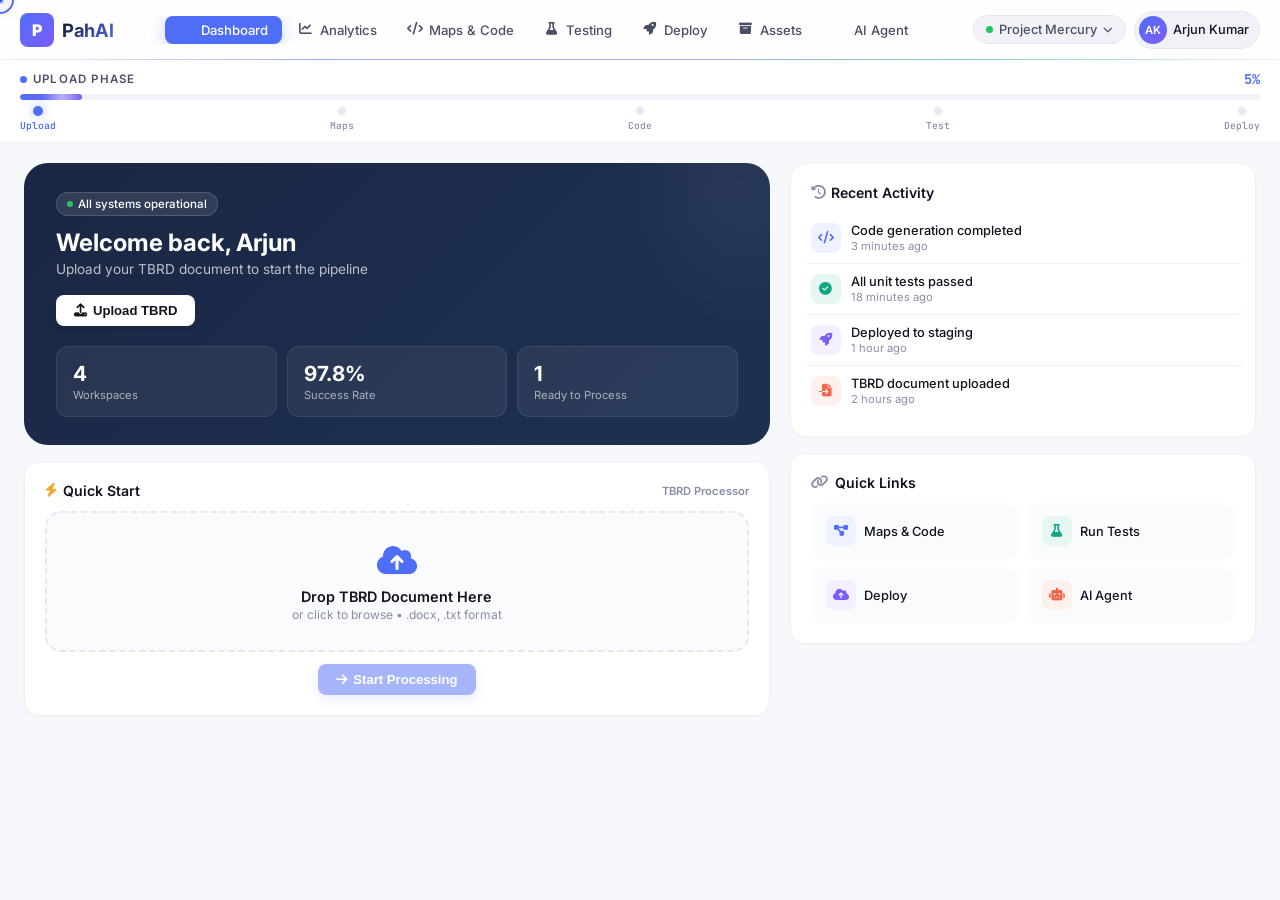
<file: src/main/resources/static/pahal.html>
<!DOCTYPE html>
<html lang="en">
<head>
    <meta charset="UTF-8">
    <meta name="viewport" content="width=device-width, initial-scale=1.0">
    <title>PahAl • Development Platform</title>
    <link href="https://fonts.googleapis.com/css2?family=Inter:wght@300;400;500;600;700;800;900&family=JetBrains+Mono:wght@400;500;600&display=swap" rel="stylesheet">
    <link rel="stylesheet" href="https://cdnjs.cloudflare.com/ajax/libs/font-awesome/6.5.1/css/all.min.css">
    <style>
        :root {
            --bg: #f7f8fc;
            --surface: #ffffff;
            --surface-alt: #fafbfd;
            --surface-hover: #f0f2f8;
            --text: #11141f;
            --text-secondary: #4a4f63;
            --text-muted: #888da8;
            --border: #e4e7f2;
            --border-light: #f0f2f8;
            --blue: #4f6ef7;
            --blue-dark: #3651d5;
            --blue-light: #eef1ff;
            --blue-glow: rgba(79, 110, 247, 0.25);
            --teal: #0ea882;
            --teal-light: #e6f7f3;
            --purple: #7c5cfc;
            --purple-light: #f3efff;
            --orange: #f2674a;
            --orange-light: #fef0ed;
            --amber: #f0a92e;
            --amber-light: #fef7eb;
            --green: #22c55e;
            --green-light: #e6f9ef;
            --red: #ef4444;
            --red-light: #fef0ed;
            --radius-sm: 8px;
            --radius: 12px;
            --radius-lg: 16px;
            --radius-xl: 24px;
            --shadow-xs: 0 1px 2px rgba(0,0,0,0.03);
            --shadow-sm: 0 1px 3px rgba(0,0,0,0.04), 0 1px 2px rgba(0,0,0,0.03);
            --shadow: 0 4px 6px rgba(0,0,0,0.03), 0 2px 4px rgba(0,0,0,0.02);
            --shadow-md: 0 10px 20px rgba(0,0,0,0.05), 0 4px 8px rgba(0,0,0,0.03);
            --shadow-lg: 0 20px 50px rgba(0,0,0,0.08);
            --transition: 0.25s cubic-bezier(0.4, 0, 0.2, 1);
            --transition-bounce: 0.4s cubic-bezier(0.34, 1.56, 0.64, 1);
            --transition-smooth: 0.5s cubic-bezier(0.22, 1, 0.36, 1);
        }
        * { margin: 0; padding: 0; box-sizing: border-box; }
        body {
            font-family: 'Inter', -apple-system, BlinkMacSystemFont, sans-serif;
            background: var(--bg); color: var(--text);
            height: 100vh; overflow: hidden;
            -webkit-font-smoothing: antialiased; -moz-osx-font-smoothing: grayscale;
        }

        .cursor { width: 28px; height: 28px; border: 2px solid var(--blue); border-radius: 50%; position: fixed; pointer-events: none; z-index: 9999; transition: width 0.2s, height 0.2s, border-color 0.2s, background-color 0.2s, box-shadow 0.2s; transform: translate(-50%, -50%); }
        .cursor.hover { width: 52px; height: 52px; background: rgba(79,110,247,0.06); border-color: var(--blue-dark); box-shadow: 0 0 30px var(--blue-glow); }
        .cursor.click { width: 34px; height: 34px; background: rgba(79,110,247,0.18); box-shadow: 0 0 20px var(--blue-glow); transition: width 0.1s, height 0.1s, background-color 0.1s; }
        .cursor-dot { width: 5px; height: 5px; background: var(--blue-dark); border-radius: 50%; position: fixed; pointer-events: none; z-index: 9999; transform: translate(-50%, -50%); box-shadow: 0 0 8px var(--blue-glow); }
        .cursor-trail { position: fixed; pointer-events: none; z-index: 9997; width: 8px; height: 8px; background: rgba(79,110,247,0.3); border-radius: 50%; transform: translate(-50%, -50%); }
        #rippleCanvas { position: fixed; top:0; left:0; width:100%; height:100%; pointer-events: none; z-index: 9998; }
        .particles-bg { position: fixed; top:0; left:0; width:100%; height:100%; pointer-events: none; z-index: 0; overflow: hidden; }
        .particle { position: absolute; border-radius: 50%; animation: floatParticle 12s infinite ease-in-out; opacity: 0; }
        @keyframes floatParticle { 0%{transform:translateY(105vh) translateX(0) scale(0) rotate(0deg);opacity:0} 5%{opacity:0.5} 15%{transform:translateY(80vh) translateX(30px) scale(1) rotate(90deg);opacity:0.4} 40%{transform:translateY(40vh) translateX(-40px) scale(0.6) rotate(180deg);opacity:0.3} 70%{transform:translateY(15vh) translateX(20px) scale(1.2) rotate(270deg);opacity:0.2} 90%{opacity:0.05} 100%{transform:translateY(-10vh) translateX(-10px) scale(0) rotate(360deg);opacity:0} }

        .app { display: flex; flex-direction: column; height: 100vh; position: relative; z-index: 1; }

        .navbar { display: flex; align-items: center; justify-content: space-between; padding: 0 20px; height: 60px; background: rgba(255,255,255,0.85); backdrop-filter: blur(20px); -webkit-backdrop-filter: blur(20px); border-bottom: 1px solid var(--border-light); flex-shrink: 0; position: relative; z-index: 100; gap: 8px; }
        .navbar::after { content: ''; position: absolute; bottom: -1px; left: 0; width: 100%; height: 1px; background: linear-gradient(90deg, transparent, var(--blue), var(--purple), var(--teal), transparent); opacity: 0.5; animation: shimmerBorder 4s ease-in-out infinite; }
        @keyframes shimmerBorder { 0%,100%{opacity:0.3} 50%{opacity:0.8} }
        .navbar-brand { display: flex; align-items: center; gap: 8px; text-decoration: none; color: var(--text); flex-shrink: 0; }
        .navbar-logo { width: 34px; height: 34px; background: linear-gradient(135deg, var(--blue), var(--purple)); border-radius: var(--radius-sm); display: flex; align-items: center; justify-content: center; color: white; font-weight: 900; font-size: 1rem; letter-spacing: 1px; animation: logoGlow 3s ease-in-out infinite; }
        @keyframes logoGlow { 0%,100%{box-shadow:0 0 15px rgba(79,110,247,0.3)} 50%{box-shadow:0 0 30px rgba(124,92,252,0.5)} }
        .navbar-name { font-weight: 700; font-size: 1.15rem; letter-spacing: -0.3px; background: linear-gradient(135deg, var(--text), var(--blue)); -webkit-background-clip: text; -webkit-text-fill-color: transparent; background-clip: text; }
        .navbar-nav { display: flex; align-items: center; gap: 2px; flex: 1; justify-content: center; overflow-x: auto; flex-wrap: nowrap; }
        .nav-link { padding: 6px 14px; border-radius: var(--radius-sm); font-weight: 500; font-size: 0.82rem; color: var(--text-secondary); text-decoration: none; transition: var(--transition); display: flex; align-items: center; gap: 6px; white-space: nowrap; flex-shrink: 0; }
        .nav-link:hover { background: var(--surface-hover); color: var(--text); transform: translateY(-1px); }
        .nav-link.active { background: var(--blue); color: white; box-shadow: 0 4px 15px rgba(79,110,247,0.3); animation: activePulse 2s ease-in-out infinite; }
        @keyframes activePulse { 0%,100%{box-shadow:0 4px 15px rgba(79,110,247,0.3)} 50%{box-shadow:0 6px 25px rgba(79,110,247,0.5)} }
        .nav-link .nav-icon { font-size: 0.8rem; width: 16px; text-align: center; transition: var(--transition-bounce); }
        .nav-link:hover .nav-icon { transform: scale(1.15) rotate(-5deg); }
        .navbar-right { display: flex; align-items: center; gap: 8px; flex-shrink: 0; }
        .workspace-btn { display: flex; align-items: center; gap: 6px; padding: 6px 12px; background: var(--surface-hover); border: 1px solid var(--border); border-radius: 20px; cursor: pointer; font-size: 0.8rem; font-weight: 500; transition: var(--transition-bounce); color: var(--text-secondary); white-space: nowrap; }
        .workspace-btn:hover { border-color: var(--blue); color: var(--text); background: var(--surface); transform: translateY(-1px); box-shadow: var(--shadow); }
        .workspace-dot { width: 7px; height: 7px; border-radius: 50%; background: var(--green); animation: dotPulse 2s ease-in-out infinite; }
        @keyframes dotPulse { 0%,100%{box-shadow:0 0 0 0 rgba(34,197,94,0.4)} 50%{box-shadow:0 0 0 6px rgba(34,197,94,0)} }
        .user-btn { display: flex; align-items: center; gap: 6px; padding: 4px 10px 4px 4px; background: var(--surface-hover); border: 1px solid var(--border); border-radius: 20px; cursor: pointer; transition: var(--transition-bounce); white-space: nowrap; }
        .user-btn:hover { background: var(--surface); box-shadow: var(--shadow); transform: translateY(-1px); }
        .user-avatar { width: 28px; height: 28px; border-radius: 50%; background: linear-gradient(135deg, var(--blue), var(--purple)); display: flex; align-items: center; justify-content: center; color: white; font-weight: 600; font-size: 0.7rem; }
        .user-name { font-size: 0.8rem; font-weight: 500; }

        .progress-section { padding: 10px 20px; background: var(--surface); border-bottom: 1px solid var(--border-light); flex-shrink: 0; cursor: pointer; transition: var(--transition); }
        .progress-section:hover { background: var(--surface-alt); }
        .progress-header { display: flex; justify-content: space-between; align-items: center; margin-bottom: 6px; }
        .progress-label { font-weight: 600; font-size: 0.72rem; color: var(--text-secondary); text-transform: uppercase; letter-spacing: 1.2px; display: flex; align-items: center; gap: 6px; }
        .progress-phase-icon { width: 7px; height: 7px; border-radius: 50%; background: var(--blue); animation: phaseBlink 1.5s ease-in-out infinite; }
        @keyframes phaseBlink { 0%,100%{opacity:1;box-shadow:0 0 6px var(--blue)} 50%{opacity:0.4;box-shadow:0 0 12px var(--blue)} }
        .progress-value { font-weight: 700; font-size: 0.85rem; color: var(--blue); font-family: 'JetBrains Mono', monospace; }
        .progress-bar { width: 100%; height: 6px; background: var(--border-light); border-radius: 20px; overflow: hidden; position: relative; }
        .progress-fill { height: 100%; background: linear-gradient(90deg, var(--blue), var(--purple), var(--teal)); background-size: 200% 100%; border-radius: 20px; transition: width 0.6s cubic-bezier(0.4,0,0.2,1); animation: progressShimmer 2.5s ease-in-out infinite; position: relative; }
        @keyframes progressShimmer { 0%,100%{background-position:0% 50%} 50%{background-position:100% 50%} }
        .progress-fill::after { content: ''; position: absolute; top: 0; right: 0; width: 40px; height: 100%; background: linear-gradient(90deg, transparent, rgba(255,255,255,0.5), transparent); animation: sweepLight 1.8s infinite; }
        @keyframes sweepLight { 0%{transform:translateX(-100%);opacity:0} 40%{opacity:1} 100%{transform:translateX(500%);opacity:0} }
        .progress-steps { display: flex; justify-content: space-between; margin-top: 6px; }
        .step-indicator { display: flex; flex-direction: column; align-items: center; gap: 3px; }
        .step-dot { width: 10px; height: 10px; border-radius: 50%; background: var(--border); border: 2px solid var(--border-light); transition: all 0.4s ease; }
        .step-dot.active { background: var(--blue); border-color: var(--blue); box-shadow: 0 0 12px rgba(79,110,247,0.5); animation: stepPulse 2s infinite; }
        @keyframes stepPulse { 0%,100%{box-shadow:0 0 12px rgba(79,110,247,0.5)} 50%{box-shadow:0 0 24px rgba(79,110,247,0.8)} }
        .step-dot.completed { background: var(--teal); border-color: var(--teal); }
        .step-label { font-size: 0.6rem; color: var(--text-muted); font-weight: 500; font-family: 'JetBrains Mono', monospace; }
        .step-label.active { color: var(--blue); font-weight: 600; }

        .main-content { flex: 1; overflow-y: auto; padding: 20px 24px; min-height: 0; }
        .dashboard { display: grid; grid-template-columns: 1.6fr 1fr; gap: 20px; max-width: 1300px; margin: 0 auto; }
        .welcome-card { background: linear-gradient(135deg, #1a2744 0%, #1e3050 30%, #1a2a4a 60%, #152040 100%); background-size: 300% 300%; border-radius: var(--radius-xl); padding: 28px 32px; color: white; position: relative; overflow: hidden; animation: welcomeBgShift 8s ease-in-out infinite; }
        @keyframes welcomeBgShift { 0%,100%{background-position:0% 50%} 50%{background-position:100% 100%} }
        .welcome-card::before { content: ''; position: absolute; top: -40%; right: -15%; width: 280px; height: 280px; background: radial-gradient(circle, rgba(255,255,255,0.05), transparent 70%); border-radius: 50%; animation: welcomeOrb 10s linear infinite; }
        @keyframes welcomeOrb { from{transform:rotate(0deg) scale(1)} 50%{transform:rotate(180deg) scale(1.3)} to{transform:rotate(360deg) scale(1)} }
        .welcome-badge { display: inline-flex; align-items: center; gap: 5px; background: rgba(255,255,255,0.1); border: 1px solid rgba(255,255,255,0.15); padding: 4px 10px; border-radius: 16px; font-size: 0.72rem; font-weight: 500; margin-bottom: 12px; position: relative; z-index: 1; }
        .welcome-title { font-size: 1.5rem; font-weight: 700; margin-bottom: 4px; position: relative; z-index: 1; }
        .welcome-subtitle { font-size: 0.85rem; opacity: 0.7; margin-bottom: 18px; position: relative; z-index: 1; }
        .welcome-actions { display: flex; gap: 8px; position: relative; z-index: 1; flex-wrap: wrap; }
        .btn { padding: 8px 18px; border-radius: var(--radius-sm); font-weight: 600; font-size: 0.82rem; cursor: pointer; transition: var(--transition-bounce); border: none; display: inline-flex; align-items: center; gap: 6px; text-decoration: none; position: relative; overflow: hidden; white-space: nowrap; }
        .btn::after { content: ''; position: absolute; inset: 0; background: linear-gradient(45deg, transparent, rgba(255,255,255,0.2), transparent); transform: translateX(-100%); transition: transform 0.6s ease; }
        .btn:hover::after { transform: translateX(100%); }
        .btn-white { background: white; color: var(--text); box-shadow: var(--shadow); }
        .btn-white:hover { background: #f0f2f5; transform: translateY(-2px); box-shadow: var(--shadow-md); }
        .btn-outline-white { background: transparent; border: 1px solid rgba(255,255,255,0.35); color: white; }
        .btn-outline-white:hover { background: rgba(255,255,255,0.08); border-color: rgba(255,255,255,0.6); transform: translateY(-2px); }
        .btn-primary { background: var(--blue); color: white; box-shadow: 0 4px 12px rgba(79,110,247,0.25); }
        .btn-primary:hover { background: var(--blue-dark); transform: translateY(-2px); box-shadow: 0 8px 25px rgba(79,110,247,0.4); }
        .btn-primary:disabled { opacity: 0.5; cursor: not-allowed; transform: none!important; }
        .btn-sm { padding: 5px 12px; font-size: 0.75rem; }
        .btn-danger { background: var(--red); color: white; }
        .btn-danger:hover { background: #dc2626; box-shadow: 0 4px 15px rgba(239,68,68,0.3); }
        .stats-row { display: grid; grid-template-columns: repeat(3, 1fr); gap: 10px; margin-top: 20px; position: relative; z-index: 1; }
        .stat-item { background: rgba(255,255,255,0.06); padding: 14px 16px; border-radius: var(--radius); border: 1px solid rgba(255,255,255,0.08); transition: var(--transition-bounce); cursor: default; }
        .stat-item:hover { background: rgba(255,255,255,0.12); transform: translateY(-3px); border-color: rgba(255,255,255,0.2); box-shadow: 0 10px 30px rgba(0,0,0,0.3); }
        .stat-value { font-size: 1.3rem; font-weight: 700; }
        .stat-label { font-size: 0.7rem; opacity: 0.6; margin-top: 2px; }
        .card { background: var(--surface); border-radius: var(--radius-lg); border: 1px solid var(--border-light); padding: 20px; box-shadow: var(--shadow-xs); transition: var(--transition-smooth); }
        .card:hover { box-shadow: var(--shadow-md); }
        .card-header { font-weight: 600; font-size: 0.88rem; margin-bottom: 12px; display: flex; align-items: center; justify-content: space-between; }
        .card-title { display: flex; align-items: center; gap: 6px; }
        .dropzone { border: 2px dashed var(--border); border-radius: var(--radius-lg); padding: 28px; text-align: center; cursor: pointer; transition: var(--transition-bounce); background: var(--surface-alt); position: relative; overflow: hidden; }
        .dropzone::before { content: ''; position: absolute; inset: 0; background: radial-gradient(circle at center, var(--blue-light), transparent); opacity: 0; transition: opacity 0.4s ease; }
        .dropzone:hover { border-color: var(--blue); background: var(--surface); transform: translateY(-2px); box-shadow: var(--shadow-md); }
        .dropzone:hover::before { opacity: 1; }
        .dropzone.drag-over { border-color: var(--green); background: var(--green-light); transform: scale(1.02); }
        .dropzone.has-file { border-color: var(--green); background: var(--green-light); }
        .dropzone-icon { font-size: 2rem; color: var(--blue); margin-bottom: 8px; position: relative; z-index: 1; transition: var(--transition-bounce); }
        .dropzone:hover .dropzone-icon { transform: translateY(-5px) scale(1.1); }
        .dropzone-text { font-weight: 600; margin-bottom: 2px; position: relative; z-index: 1; font-size: 0.9rem; }
        .dropzone-hint { font-size: 0.75rem; color: var(--text-muted); position: relative; z-index: 1; }
        .dropzone-file-name { margin-top: 10px; font-weight: 500; font-size: 0.8rem; color: var(--green); display: none; position: relative; z-index: 1; }

        .activity-item { display: flex; align-items: center; gap: 10px; padding: 10px; border-bottom: 1px solid var(--border-light); transition: var(--transition); cursor: default; border-radius: var(--radius-sm); margin: 0 -10px; }
        .activity-item:last-child { border-bottom: none; }
        .activity-item:hover { background: var(--surface-hover); transform: translateX(3px); }
        .activity-icon { width: 30px; height: 30px; border-radius: var(--radius-sm); display: flex; align-items: center; justify-content: center; font-size: 0.8rem; flex-shrink: 0; transition: var(--transition-bounce); }
        .activity-item:hover .activity-icon { transform: scale(1.15) rotate(-10deg); }
        .activity-icon.blue{background:var(--blue-light);color:var(--blue)}.activity-icon.teal{background:var(--teal-light);color:var(--teal)}.activity-icon.purple{background:var(--purple-light);color:var(--purple)}.activity-icon.orange{background:var(--orange-light);color:var(--orange)}
        .activity-info { flex: 1; min-width: 0; }
        .activity-name { font-weight: 500; font-size: 0.8rem; }
        .activity-time { font-size: 0.7rem; color: var(--text-muted); margin-top: 1px; }
        .quick-links { display: grid; grid-template-columns: repeat(2, 1fr); gap: 8px; margin-top: 12px; }
        .quick-link { padding: 12px 14px; background: var(--surface-alt); border-radius: var(--radius); text-decoration: none; color: var(--text); font-weight: 500; font-size: 0.8rem; display: flex; align-items: center; gap: 8px; transition: var(--transition-bounce); border: 1px solid transparent; position: relative; overflow: hidden; }
        .quick-link::after { content: ''; position: absolute; inset: 0; background: linear-gradient(45deg, transparent, rgba(79,110,247,0.05), transparent); transform: translateX(-100%); transition: transform 0.5s ease; }
        .quick-link:hover::after { transform: translateX(100%); }
        .quick-link:hover { background: var(--surface); border-color: var(--border); box-shadow: var(--shadow); transform: translateY(-2px); }
        .quick-link-icon { width: 30px; height: 30px; border-radius: var(--radius-sm); display: flex; align-items: center; justify-content: center; font-size: 0.8rem; transition: var(--transition-bounce); flex-shrink: 0; }
        .quick-link:hover .quick-link-icon { transform: scale(1.2) rotate(-8deg); }
        .quick-link-icon.blue{background:var(--blue-light);color:var(--blue)}.quick-link-icon.teal{background:var(--teal-light);color:var(--teal)}.quick-link-icon.purple{background:var(--purple-light);color:var(--purple)}.quick-link-icon.orange{background:var(--orange-light);color:var(--orange)}

        .toast { position: fixed; bottom: 24px; left: 50%; transform: translateX(-50%); background: #1a1d28; color: white; padding: 10px 20px; border-radius: 24px; font-size: 0.8rem; font-weight: 500; z-index: 10000; opacity: 0; pointer-events: none; transition: opacity 0.3s, transform 0.4s cubic-bezier(0.34,1.56,0.64,1); box-shadow: 0 10px 40px rgba(0,0,0,0.25); }
        .toast.show { opacity: 1; transform: translateX(-50%) translateY(-6px); }
        ::-webkit-scrollbar { width: 4px; }
        ::-webkit-scrollbar-track { background: transparent; }
        ::-webkit-scrollbar-thumb { background: var(--border); border-radius: 2px; }
        @media (max-width:1024px) { .dashboard{grid-template-columns:1fr} .navbar-nav .nav-link span{display:none} .nav-link{padding:6px 10px} }
    </style>
</head>
<body>
<div class="cursor" id="cursor"></div>
<div class="cursor-dot" id="cursorDot"></div>
<div class="cursor-trail" id="cursorTrail"></div>
<canvas id="rippleCanvas"></canvas>
<div class="particles-bg" id="particlesBg"></div>

<!-- Hidden file input -->
<input type="file" id="fileInput" style="display:none;" accept=".docx,.txt">

<div class="app">
    <nav class="navbar">
        <a href="pahal.html" class="navbar-brand"><div class="navbar-logo">P</div><span class="navbar-name">PahAl</span></a>
        <div class="navbar-nav">
            <a href="pahal.html" class="nav-link active"><i class="fas fa-grid-2 nav-icon"></i><span>Dashboard</span></a>
            <a href="ganga.html" class="nav-link"><i class="fas fa-chart-line nav-icon"></i><span>Analytics</span></a>
            <a href="kaveri.html" class="nav-link"><i class="fas fa-code nav-icon"></i><span>Maps & Code</span></a>
            <a href="yamuna.html" class="nav-link"><i class="fas fa-flask nav-icon"></i><span>Testing</span></a>
            <a href="sangam.html" class="nav-link"><i class="fas fa-rocket nav-icon"></i><span>Deploy</span></a>
            <a href="#" class="nav-link"><i class="fas fa-box-archive nav-icon"></i><span>Assets</span></a>
            <a href="chatAgent.html" class="nav-link"><i class="fas fa-message-smile nav-icon"></i><span>AI Agent</span></a>
        </div>
        <div class="navbar-right">
            <div class="workspace-btn" id="workspaceBtn"><span class="workspace-dot"></span><span id="workspaceName">Project Mercury</span><i class="fas fa-chevron-down" style="font-size:0.6rem;"></i></div>
            <div class="user-btn" id="userBtn"><div class="user-avatar">AK</div><span class="user-name">Arjun Kumar</span></div>
        </div>
    </nav>

    <div class="progress-section">
        <div class="progress-header"><span class="progress-label"><span class="progress-phase-icon"></span><span id="phaseLabel">Upload Phase</span></span><span class="progress-value" id="progressPercent">5%</span></div>
        <div class="progress-bar"><div class="progress-fill" id="progressFill" style="width:5%;"></div></div>
        <div class="progress-steps">
            <div class="step-indicator"><div class="step-dot active" id="step1"></div><div class="step-label active">Upload</div></div>
            <div class="step-indicator"><div class="step-dot" id="step2"></div><div class="step-label">Maps</div></div>
            <div class="step-indicator"><div class="step-dot" id="step3"></div><div class="step-label">Code</div></div>
            <div class="step-indicator"><div class="step-dot" id="step4"></div><div class="step-label">Test</div></div>
            <div class="step-indicator"><div class="step-dot" id="step5"></div><div class="step-label">Deploy</div></div>
        </div>
    </div>

    <div class="main-content">
        <div class="dashboard">
            <div>
                <div class="welcome-card">
                    <div class="welcome-badge"><span style="width:6px;height:6px;border-radius:50%;background:var(--green);display:inline-block;animation:dotPulse 2s ease-in-out infinite;"></span> All systems operational</div>
                    <h1 class="welcome-title">Welcome back, Arjun</h1>
                    <p class="welcome-subtitle">Upload your TBRD document to start the pipeline</p>
                    <div class="welcome-actions">
                        <button class="btn btn-white" id="heroUploadBtn"><i class="fas fa-upload"></i> Upload TBRD</button>
                        <a href="kaveri.html" class="btn btn-outline-white" id="heroStartBtn" style="display:none;"><i class="fas fa-play"></i> Start Processing</a>
                    </div>
                    <div class="stats-row">
                        <div class="stat-item"><div class="stat-value" id="activeProjectsCount">4</div><div class="stat-label">Workspaces</div></div>
                        <div class="stat-item"><div class="stat-value">97.8%</div><div class="stat-label">Success Rate</div></div>
                        <div class="stat-item"><div class="stat-value">1</div><div class="stat-label">Ready to Process</div></div>
                    </div>
                </div>
                <div class="card" style="margin-top:16px;">
                    <div class="card-header"><div class="card-title"><i class="fas fa-bolt" style="color:var(--amber);"></i> Quick Start</div><span style="font-size:0.7rem;color:var(--text-muted);">TBRD Processor</span></div>
                    <div class="dropzone" id="dropZone">
                        <div class="dropzone-icon"><i class="fas fa-cloud-arrow-up"></i></div>
                        <div class="dropzone-text">Drop TBRD Document Here</div>
                        <div class="dropzone-hint">or click to browse • .docx, .txt format</div>
                        <div class="dropzone-file-name" id="dropzoneFileName"></div>
                    </div>
                    <div style="text-align:center;margin-top:12px;">
                        <button class="btn btn-primary" id="startProcessingBtn" disabled>
                            <i class="fas fa-arrow-right"></i> Start Processing
                        </button>
                    </div>
                </div>
            </div>
            <div>
                <div class="card">
                    <div class="card-header"><div class="card-title"><i class="fas fa-clock-rotate-left" style="color:var(--text-muted);"></i> Recent Activity</div></div>
                    <div class="activity-item"><div class="activity-icon blue"><i class="fas fa-code"></i></div><div class="activity-info"><div class="activity-name">Code generation completed</div><div class="activity-time">3 minutes ago</div></div></div>
                    <div class="activity-item"><div class="activity-icon teal"><i class="fas fa-circle-check"></i></div><div class="activity-info"><div class="activity-name">All unit tests passed</div><div class="activity-time">18 minutes ago</div></div></div>
                    <div class="activity-item"><div class="activity-icon purple"><i class="fas fa-rocket"></i></div><div class="activity-info"><div class="activity-name">Deployed to staging</div><div class="activity-time">1 hour ago</div></div></div>
                    <div class="activity-item"><div class="activity-icon orange"><i class="fas fa-file-import"></i></div><div class="activity-info"><div class="activity-name">TBRD document uploaded</div><div class="activity-time">2 hours ago</div></div></div>
                </div>
                <div class="card" style="margin-top:16px;">
                    <div class="card-header"><div class="card-title"><i class="fas fa-link" style="color:var(--text-muted);"></i> Quick Links</div></div>
                    <div class="quick-links">
                        <a href="kaveri.html" class="quick-link"><div class="quick-link-icon blue"><i class="fas fa-diagram-project"></i></div>Maps & Code</a>
                        <a href="yamuna.html" class="quick-link"><div class="quick-link-icon teal"><i class="fas fa-flask"></i></div>Run Tests</a>
                        <a href="sangam.html" class="quick-link"><div class="quick-link-icon purple"><i class="fas fa-cloud-arrow-up"></i></div>Deploy</a>
                        <a href="chatAgent.html" class="quick-link"><div class="quick-link-icon orange"><i class="fas fa-robot"></i></div>AI Agent</a>
                    </div>
                </div>
            </div>
        </div>
    </div>
</div>

<div class="toast" id="toast"></div>

<script>
    // CURSOR
    const cursor = document.getElementById('cursor'), cursorDot = document.getElementById('cursorDot'), cursorTrail = document.getElementById('cursorTrail');
    let mouseX=0, mouseY=0, cursorX=0, cursorY=0, trailX=0, trailY=0;
    document.addEventListener('mousemove',(e)=>{mouseX=e.clientX;mouseY=e.clientY;cursorDot.style.left=mouseX+'px';cursorDot.style.top=mouseY+'px';});
    document.querySelectorAll('a,button,.btn,.nav-link,.dropzone,.workspace-btn,.user-btn,.quick-link,input,textarea,select,.stat-item').forEach(el=>{el.addEventListener('mouseenter',()=>cursor.classList.add('hover'));el.addEventListener('mouseleave',()=>cursor.classList.remove('hover'));});
    document.addEventListener('mousedown',()=>cursor.classList.add('click'));
    document.addEventListener('mouseup',()=>cursor.classList.remove('click'));
    (function animateCursor(){cursorX+=(mouseX-cursorX)*0.1;cursorY+=(mouseY-cursorY)*0.1;trailX+=(mouseX-trailX)*0.04;trailY+=(mouseY-trailY)*0.04;cursor.style.left=cursorX+'px';cursor.style.top=cursorY+'px';cursorTrail.style.left=trailX+'px';cursorTrail.style.top=trailY+'px';requestAnimationFrame(animateCursor);})();

    // RIPPLE
    const canvas=document.getElementById('rippleCanvas'),ctx=canvas.getContext('2d');
    let ripples=[],rippleParticles=[];
    function resizeCanvas(){canvas.width=window.innerWidth;canvas.height=window.innerHeight;}
    resizeCanvas();window.addEventListener('resize',resizeCanvas);
    document.addEventListener('click',(e)=>{for(let i=0;i<5;i++)ripples.push({x:e.clientX,y:e.clientY,radius:0,maxRadius:25+i*20,opacity:0.6-i*0.1,speed:2+i*0.8});for(let i=0;i<12;i++){const a=(Math.PI*2/12)*i,v=2+Math.random()*4;rippleParticles.push({x:e.clientX,y:e.clientY,vx:Math.cos(a)*v,vy:Math.sin(a)*v,life:1,size:1+Math.random()*3});}});
    let lastAutoRipple=0;
    document.addEventListener('mousemove',(e)=>{const n=Date.now();if(n-lastAutoRipple>150&&(Math.abs(e.movementX)>3||Math.abs(e.movementY)>3)){ripples.push({x:e.clientX,y:e.clientY,radius:0,maxRadius:12,opacity:0.3,speed:1.5});lastAutoRipple=n;}});
    function drawRipples(){ctx.clearRect(0,0,canvas.width,canvas.height);const g=ctx.createRadialGradient(mouseX,mouseY,0,mouseX,mouseY,22);g.addColorStop(0,'rgba(79,110,247,0.07)');g.addColorStop(1,'transparent');ctx.beginPath();ctx.arc(mouseX,mouseY,22,0,Math.PI*2);ctx.fillStyle=g;ctx.fill();ripples=ripples.filter(r=>{r.radius+=r.speed;r.opacity-=0.02;if(r.opacity>0&&r.radius<r.maxRadius){ctx.beginPath();ctx.arc(r.x,r.y,r.radius,0,Math.PI*2);ctx.strokeStyle=`rgba(79,110,247,${r.opacity})`;ctx.lineWidth=1.5;ctx.stroke();return true;}return false;});rippleParticles=rippleParticles.filter(p=>{p.x+=p.vx;p.y+=p.vy;p.life-=0.03;p.vx*=0.96;p.vy*=0.96;if(p.life>0){ctx.beginPath();ctx.arc(p.x,p.y,p.size,0,Math.PI*2);ctx.fillStyle=`rgba(79,110,247,${p.life*0.6})`;ctx.fill();return true;}return false;});requestAnimationFrame(drawRipples);}
    drawRipples();

    // PARTICLES
    (function(){const c=document.getElementById('particlesBg'),cols=['#4f6ef7','#7c5cfc','#0ea882','#f0a92e','#f2674a'];for(let i=0;i<25;i++){const p=document.createElement('div');p.className='particle';p.style.width=(Math.random()*6+2)+'px';p.style.height=p.style.width;p.style.left=Math.random()*100+'%';p.style.background=cols[Math.floor(Math.random()*cols.length)];p.style.animationDelay=Math.random()*12+'s';p.style.animationDuration=(Math.random()*10+8)+'s';c.appendChild(p);}})();

    function showToast(m){const t=document.getElementById('toast');t.textContent=m;t.classList.add('show');clearTimeout(t._timeout);t._timeout=setTimeout(()=>t.classList.remove('show'),2500);}

    // ============================================
    // FILE UPLOAD & PASS TO KAVERI
    // ============================================
    const dropZone = document.getElementById('dropZone');
    const fileInput = document.getElementById('fileInput');
    const startBtn = document.getElementById('startProcessingBtn');
    const heroStartBtn = document.getElementById('heroStartBtn');
    const heroUploadBtn = document.getElementById('heroUploadBtn');
    const dropzoneFileName = document.getElementById('dropzoneFileName');
    let selectedFile = null;

    // Click dropzone to open file picker
    dropZone.addEventListener('click', () => fileInput.click());
    heroUploadBtn.addEventListener('click', () => fileInput.click());

    // File selected via picker
    fileInput.addEventListener('change', (e) => {
        if (e.target.files.length > 0) handleFile(e.target.files[0]);
    });

    // Drag & drop
    dropZone.addEventListener('dragover', (e) => { e.preventDefault(); e.stopPropagation(); dropZone.classList.add('drag-over'); });
    dropZone.addEventListener('dragleave', (e) => { e.preventDefault(); e.stopPropagation(); dropZone.classList.remove('drag-over'); });
    dropZone.addEventListener('drop', (e) => {
        e.preventDefault(); e.stopPropagation();
        dropZone.classList.remove('drag-over');
        if (e.dataTransfer.files.length > 0) handleFile(e.dataTransfer.files[0]);
    });

    function handleFile(file) {
        const fileName = file.name.toLowerCase();
        if (!fileName.endsWith('.docx') && !fileName.endsWith('.txt')) {
            showToast('❌ Please select a .docx or .txt file[cite: 4]');
            return;
        }
        if (file.size > 50 * 1024 * 1024) {
            showToast('❌ File too large. Maximum 50MB.[cite: 4]');
            return;
        }
        selectedFile = file;
        dropzoneFileName.textContent = '📎 ' + file.name + ' (' + formatSize(file.size) + ')[cite: 4]';
        dropzoneFileName.style.display = 'block';
        dropZone.classList.add('has-file');
        startBtn.disabled = false;
        heroStartBtn.style.display = 'inline-flex';
        showToast('✅ File ready: ' + file.name + '[cite: 4]');
    }

    function formatSize(bytes) {
        if (bytes < 1024) return bytes + ' B[cite: 4]';
        if (bytes < 1048576) return (bytes / 1024).toFixed(1) + ' KB[cite: 4]';
        return (bytes / 1048576).toFixed(1) + ' MB[cite: 4]';
    }

    // Pass file to kaveri.html via sessionStorage
    function goToKaveri() {
        if (!selectedFile) { showToast('Please select a file first[cite: 4]'); return; }
        const reader = new FileReader();
        reader.onload = function(e) {
            sessionStorage.setItem('tbrdFileData', e.target.result);
            sessionStorage.setItem('tbrdFileName', selectedFile.name);
            window.location.href = 'kaveri.html';
        };
        reader.readAsDataURL(selectedFile);
    }

    startBtn.addEventListener('click', goToKaveri);
    heroStartBtn.addEventListener('click', goToKaveri);

    // Workspace switcher (simplified)
    const workspaces = ['Project Mercury','Project Apollo','Project Artemis','Project Nova'];
    let wsIdx = 0;
    document.getElementById('workspaceBtn').addEventListener('click',()=>{wsIdx=(wsIdx+1)%workspaces.length;document.getElementById('workspaceName').textContent=workspaces[wsIdx];showToast('Switched to '+workspaces[wsIdx]);});
    document.getElementById('userBtn').addEventListener('click',()=>showToast('User profile • Settings[cite: 4]'));
</script>
</body>
</html>
</file>
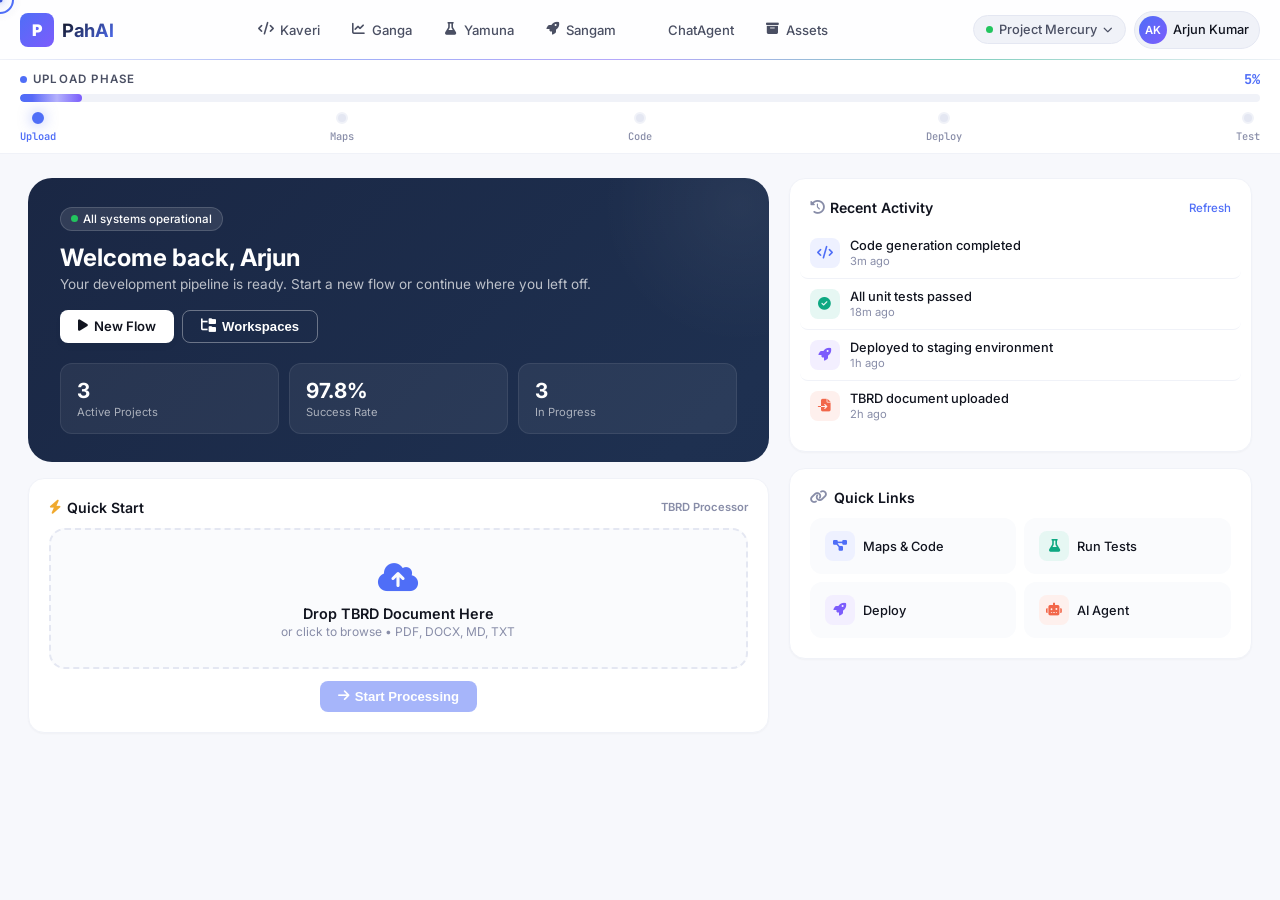
<file: src/main/resources/static/pahal3.html>
<!DOCTYPE html>
<html lang="en">
<head>
    <meta charset="UTF-8">
    <meta name="viewport" content="width=device-width, initial-scale=1.0">
    <title>PahAl • Development Platform</title>
    <link href="https://fonts.googleapis.com/css2?family=Inter:wght@300;400;500;600;700;800;900&family=JetBrains+Mono:wght@400;500;600&display=swap" rel="stylesheet">
    <link rel="stylesheet" href="https://cdnjs.cloudflare.com/ajax/libs/font-awesome/6.5.1/css/all.min.css">
    <link rel="stylesheet" href="js/components/shared-styles.css">
    <style>
        * {
            margin: 0;
            padding: 0;
            box-sizing: border-box;
        }
        body {
            font-family: 'Inter', -apple-system, BlinkMacSystemFont, sans-serif;
            background: var(--bg);
            color: var(--text);
            height: 100vh;
            overflow: hidden;
            -webkit-font-smoothing: antialiased;
            -moz-osx-font-smoothing: grayscale;
            cursor: default;
        }

        /* Fixed Custom Cursor */
        .cursor {
            width: 28px;
            height: 28px;
            border: 2px solid var(--blue);
            border-radius: 50%;
            position: fixed;
            pointer-events: none;
            z-index: 9999;
            transition: width 0.15s ease, height 0.15s ease, border-color 0.15s ease, background-color 0.15s ease, box-shadow 0.15s ease;
            transform: translate(-50%, -50%);
            mix-blend-mode: normal;
        }
        .cursor.hover {
            width: 48px;
            height: 48px;
            background: rgba(79, 110, 247, 0.08);
            border-color: var(--blue-dark);
            box-shadow: 0 0 25px rgba(79, 110, 247, 0.2);
        }
        .cursor.click {
            width: 34px;
            height: 34px;
            background: rgba(79, 110, 247, 0.2);
            box-shadow: 0 0 15px rgba(79, 110, 247, 0.3);
            transition: width 0.08s ease, height 0.08s ease, background-color 0.08s ease;
        }
        .cursor-dot {
            width: 5px;
            height: 5px;
            background: var(--blue-dark);
            border-radius: 50%;
            position: fixed;
            pointer-events: none;
            z-index: 9999;
            transform: translate(-50%, -50%);
            box-shadow: 0 0 6px rgba(54, 81, 213, 0.5);
        }

        #rippleCanvas {
            position: fixed;
            top: 0;
            left: 0;
            width: 100%;
            height: 100%;
            pointer-events: none;
            z-index: 9998;
        }

        .particles-bg {
            position: fixed;
            top: 0;
            left: 0;
            width: 100%;
            height: 100%;
            pointer-events: none;
            z-index: 0;
            overflow: hidden;
        }
        .particle {
            position: absolute;
            border-radius: 50%;
            animation: floatParticle 12s infinite ease-in-out;
            opacity: 0;
        }
        @keyframes floatParticle {
            0% {
                transform: translateY(105vh) translateX(0) scale(0) rotate(0deg);
                opacity: 0;
            }
            5% {
                opacity: 0.5;
            }
            15% {
                transform: translateY(80vh) translateX(30px) scale(1) rotate(90deg);
                opacity: 0.4;
            }
            40% {
                transform: translateY(40vh) translateX(-40px) scale(0.6) rotate(180deg);
                opacity: 0.3;
            }
            70% {
                transform: translateY(15vh) translateX(20px) scale(1.2) rotate(270deg);
                opacity: 0.2;
            }
            90% {
                opacity: 0.05;
            }
            100% {
                transform: translateY(-10vh) translateX(-10px) scale(0) rotate(360deg);
                opacity: 0;
            }
        }

        .app {
            display: flex;
            flex-direction: column;
            height: 100vh;
            position: relative;
            z-index: 1;
        }

        .main-content {
            flex: 1;
            overflow-y: auto;
            padding: 24px 28px;
            min-height: 0;
        }

        .dashboard {
            display: grid;
            grid-template-columns: 1.6fr 1fr;
            gap: 20px;
            max-width: 1300px;
            margin: 0 auto;
        }

        .welcome-card {
            background: linear-gradient(135deg, #1a2744 0%, #1e3050 30%, #1a2a4a 60%, #152040 100%);
            background-size: 300% 300%;
            border-radius: 24px;
            padding: 28px 32px;
            color: white;
            position: relative;
            overflow: hidden;
            animation: welcomeBgShift 8s ease-in-out infinite;
        }
        @keyframes welcomeBgShift {
            0%, 100% {
                background-position: 0% 50%;
            }
            50% {
                background-position: 100% 100%;
            }
        }
        .welcome-card::before {
            content: '';
            position: absolute;
            top: -40%;
            right: -15%;
            width: 280px;
            height: 280px;
            background: radial-gradient(circle, rgba(255,255,255,0.05), transparent 70%);
            border-radius: 50%;
            animation: welcomeOrb 10s linear infinite;
        }
        @keyframes welcomeOrb {
            from {
                transform: rotate(0deg) scale(1);
            }
            50% {
                transform: rotate(180deg) scale(1.3);
            }
            to {
                transform: rotate(360deg) scale(1);
            }
        }
        .welcome-badge {
            display: inline-flex;
            align-items: center;
            gap: 5px;
            background: rgba(255,255,255,0.1);
            border: 1px solid rgba(255,255,255,0.15);
            padding: 4px 10px;
            border-radius: 16px;
            font-size: 0.72rem;
            font-weight: 500;
            margin-bottom: 12px;
            position: relative;
            z-index: 1;
        }
        .welcome-title {
            font-size: 1.5rem;
            font-weight: 700;
            margin-bottom: 4px;
            position: relative;
            z-index: 1;
        }
        .welcome-subtitle {
            font-size: 0.85rem;
            opacity: 0.7;
            margin-bottom: 18px;
            position: relative;
            z-index: 1;
        }
        .welcome-actions {
            display: flex;
            gap: 8px;
            position: relative;
            z-index: 1;
            flex-wrap: wrap;
        }
        .btn {
            padding: 8px 18px;
            border-radius: 8px;
            font-weight: 600;
            font-size: 0.82rem;
            cursor: pointer;
            transition: all 0.3s cubic-bezier(0.34, 1.56, 0.64, 1);
            border: none;
            display: inline-flex;
            align-items: center;
            gap: 6px;
            text-decoration: none;
            white-space: nowrap;
            position: relative;
            overflow: hidden;
        }
        /* Gloss effect on hover for all buttons */
        .btn::after {
            content: '';
            position: absolute;
            top: -50%;
            left: -50%;
            width: 200%;
            height: 200%;
            background: linear-gradient(45deg, transparent 40%, rgba(255,255,255,0.25) 50%, transparent 60%);
            transform: translateX(-100%) rotate(45deg);
            transition: transform 0.6s ease;
        }
        .btn:hover::after {
            transform: translateX(100%) rotate(45deg);
        }
        .btn-white {
            background: white;
            color: #11141f;
            box-shadow: 0 4px 6px rgba(0,0,0,0.03);
        }
        .btn-white:hover {
            background: #f0f2f5;
            transform: translateY(-2px);
            box-shadow: 0 10px 20px rgba(0,0,0,0.05);
        }
        .btn-outline-white {
            background: transparent;
            border: 1px solid rgba(255,255,255,0.35);
            color: white;
        }
        .btn-outline-white:hover {
            background: rgba(255,255,255,0.08);
            border-color: rgba(255,255,255,0.6);
            transform: translateY(-2px);
        }
        .btn-primary {
            background: #4f6ef7;
            color: white;
            box-shadow: 0 4px 12px rgba(79, 110, 247, 0.25);
        }
        .btn-primary:hover {
            background: #3651d5;
            transform: translateY(-3px);
            box-shadow: 0 12px 30px rgba(79, 110, 247, 0.45);
        }
        .btn-primary:active {
            transform: translateY(0) scale(0.96);
        }
        .btn-primary:disabled {
            opacity: 0.5;
            cursor: not-allowed;
            transform: none !important;
            box-shadow: none;
        }
        .btn-primary:disabled::after {
            display: none;
        }
        .stats-row {
            display: grid;
            grid-template-columns: repeat(3, 1fr);
            gap: 10px;
            margin-top: 20px;
            position: relative;
            z-index: 1;
        }
        .stat-item {
            background: rgba(255,255,255,0.06);
            padding: 14px 16px;
            border-radius: 12px;
            border: 1px solid rgba(255,255,255,0.08);
            transition: all 0.3s cubic-bezier(0.34, 1.56, 0.64, 1);
            cursor: default;
            position: relative;
            overflow: hidden;
        }
        .stat-item::after {
            content: '';
            position: absolute;
            top: -50%;
            left: -50%;
            width: 200%;
            height: 200%;
            background: radial-gradient(circle, rgba(255,255,255,0.1) 0%, transparent 60%);
            opacity: 0;
            transition: opacity 0.4s ease;
        }
        .stat-item:hover::after {
            opacity: 1;
        }
        .stat-item:hover {
            background: rgba(255,255,255,0.12);
            transform: translateY(-3px);
            border-color: rgba(255,255,255,0.2);
            box-shadow: 0 10px 30px rgba(0,0,0,0.3);
        }
        .stat-value {
            font-size: 1.3rem;
            font-weight: 700;
            position: relative;
            z-index: 1;
        }
        .stat-label {
            font-size: 0.7rem;
            opacity: 0.6;
            margin-top: 2px;
            position: relative;
            z-index: 1;
        }
        .card {
            background: white;
            border-radius: 16px;
            border: 1px solid #f0f2f8;
            padding: 20px;
            box-shadow: 0 1px 2px rgba(0,0,0,0.03);
            transition: 0.3s ease;
            position: relative;
            overflow: hidden;
        }
        .card::after {
            content: '';
            position: absolute;
            top: -50%;
            left: -50%;
            width: 200%;
            height: 200%;
            background: radial-gradient(circle at center, rgba(79,110,247,0.03) 0%, transparent 60%);
            opacity: 0;
            transition: opacity 0.5s ease;
            pointer-events: none;
        }
        .card:hover::after {
            opacity: 1;
        }
        .card:hover {
            box-shadow: 0 10px 20px rgba(0,0,0,0.05);
        }
        .card-header {
            font-weight: 600;
            font-size: 0.88rem;
            margin-bottom: 12px;
            display: flex;
            align-items: center;
            justify-content: space-between;
            position: relative;
            z-index: 1;
        }
        .card-title {
            display: flex;
            align-items: center;
            gap: 6px;
        }
        .dropzone {
            border: 2px dashed #e4e7f2;
            border-radius: 16px;
            padding: 28px;
            text-align: center;
            cursor: pointer;
            transition: all 0.3s cubic-bezier(0.34, 1.56, 0.64, 1);
            background: #fafbfd;
            position: relative;
            overflow: hidden;
        }
        .dropzone::after {
            content: '';
            position: absolute;
            top: -50%;
            left: -50%;
            width: 200%;
            height: 200%;
            background: radial-gradient(circle at center, rgba(79,110,247,0.06) 0%, transparent 60%);
            opacity: 0;
            transition: opacity 0.5s ease;
        }
        .dropzone:hover::after {
            opacity: 1;
        }
        .dropzone:hover {
            border-color: #4f6ef7;
            background: white;
            transform: translateY(-2px);
            box-shadow: 0 10px 20px rgba(0,0,0,0.05);
        }
        .dropzone.drag-over {
            border-color: #22c55e;
            background: #e6f9ef;
            transform: scale(1.02);
        }
        .dropzone.uploading {
            border-color: #f0a92e;
            background: #fef7eb;
            pointer-events: none;
            opacity: 0.7;
        }
        .dropzone-icon {
            font-size: 2rem;
            color: #4f6ef7;
            margin-bottom: 8px;
            transition: transform 0.3s ease;
            position: relative;
            z-index: 1;
        }
        .dropzone:hover .dropzone-icon {
            transform: translateY(-5px) scale(1.1);
        }
        .dropzone-text {
            font-weight: 600;
            margin-bottom: 2px;
            font-size: 0.9rem;
            position: relative;
            z-index: 1;
        }
        .dropzone-hint {
            font-size: 0.75rem;
            color: #888da8;
            position: relative;
            z-index: 1;
        }
        .dropzone-file-name {
            margin-top: 10px;
            font-weight: 500;
            font-size: 0.8rem;
            color: #22c55e;
            display: none;
            position: relative;
            z-index: 1;
        }
        .upload-progress {
            margin-top: 10px;
            display: none;
            position: relative;
            z-index: 1;
        }
        .upload-progress .mini-progress-bar {
            width: 100%;
            height: 4px;
            background: #e4e7f2;
            border-radius: 4px;
            overflow: hidden;
        }
        .upload-progress .mini-progress-fill {
            height: 100%;
            background: #4f6ef7;
            border-radius: 4px;
            transition: width 0.3s ease;
            width: 0%;
        }
        .upload-progress-text {
            font-size: 0.7rem;
            color: #888da8;
            margin-top: 4px;
            text-align: center;
        }

        .activity-item {
            display: flex;
            align-items: center;
            gap: 10px;
            padding: 10px;
            border-bottom: 1px solid #f0f2f8;
            transition: all 0.25s ease;
            cursor: default;
            border-radius: 8px;
            margin: 0 -10px;
            position: relative;
            overflow: hidden;
        }
        .activity-item::after {
            content: '';
            position: absolute;
            inset: 0;
            background: linear-gradient(90deg, transparent, rgba(79,110,247,0.04), transparent);
            transform: translateX(-100%);
            transition: transform 0.5s ease;
        }
        .activity-item:hover::after {
            transform: translateX(100%);
        }
        .activity-item:last-child {
            border-bottom: none;
        }
        .activity-item:hover {
            background: #f0f2f8;
            transform: translateX(3px);
        }
        .activity-icon {
            width: 30px;
            height: 30px;
            border-radius: 8px;
            display: flex;
            align-items: center;
            justify-content: center;
            font-size: 0.8rem;
            flex-shrink: 0;
            transition: transform 0.3s ease;
            position: relative;
            z-index: 1;
        }
        .activity-item:hover .activity-icon {
            transform: scale(1.15) rotate(-10deg);
        }
        .activity-icon.blue {
            background: #eef1ff;
            color: #4f6ef7;
        }
        .activity-icon.teal {
            background: #e6f7f3;
            color: #0ea882;
        }
        .activity-icon.purple {
            background: #f3efff;
            color: #7c5cfc;
        }
        .activity-icon.orange {
            background: #fef0ed;
            color: #f2674a;
        }
        .activity-info {
            flex: 1;
            min-width: 0;
            position: relative;
            z-index: 1;
        }
        .activity-name {
            font-weight: 500;
            font-size: 0.8rem;
        }
        .activity-time {
            font-size: 0.7rem;
            color: #888da8;
            margin-top: 1px;
        }
        .quick-links {
            display: grid;
            grid-template-columns: repeat(2, 1fr);
            gap: 8px;
            margin-top: 12px;
            position: relative;
            z-index: 1;
        }
        .quick-link {
            padding: 12px 14px;
            background: #fafbfd;
            border-radius: 12px;
            text-decoration: none;
            color: #11141f;
            font-weight: 500;
            font-size: 0.8rem;
            display: flex;
            align-items: center;
            gap: 8px;
            transition: all 0.3s cubic-bezier(0.34, 1.56, 0.64, 1);
            border: 1px solid transparent;
            position: relative;
            overflow: hidden;
        }
        .quick-link::after {
            content: '';
            position: absolute;
            top: -50%;
            left: -50%;
            width: 200%;
            height: 200%;
            background: linear-gradient(45deg, transparent 40%, rgba(79,110,247,0.08) 50%, transparent 60%);
            transform: translateX(-100%) rotate(45deg);
            transition: transform 0.6s ease;
        }
        .quick-link:hover::after {
            transform: translateX(100%) rotate(45deg);
        }
        .quick-link:hover {
            background: white;
            border-color: #e4e7f2;
            box-shadow: 0 4px 6px rgba(0,0,0,0.03);
            transform: translateY(-2px);
        }
        .quick-link-icon {
            width: 30px;
            height: 30px;
            border-radius: 8px;
            display: flex;
            align-items: center;
            justify-content: center;
            font-size: 0.8rem;
            transition: transform 0.3s ease;
            flex-shrink: 0;
            position: relative;
            z-index: 1;
        }
        .quick-link:hover .quick-link-icon {
            transform: scale(1.2) rotate(-8deg);
        }
        .quick-link-icon.blue {
            background: #eef1ff;
            color: #4f6ef7;
        }
        .quick-link-icon.teal {
            background: #e6f7f3;
            color: #0ea882;
        }
        .quick-link-icon.purple {
            background: #f3efff;
            color: #7c5cfc;
        }
        .quick-link-icon.orange {
            background: #fef0ed;
            color: #f2674a;
        }

        .modal-overlay {
            position: fixed;
            inset: 0;
            background: rgba(0,0,0,0.4);
            z-index: 200;
            display: none;
            align-items: center;
            justify-content: center;
            backdrop-filter: blur(4px);
        }
        .modal-overlay.show {
            display: flex;
            animation: fadeIn 0.2s ease;
        }
        @keyframes fadeIn {
            from {
                opacity: 0;
            }
            to {
                opacity: 1;
            }
        }
        .modal {
            background: white;
            border-radius: 24px;
            padding: 24px;
            width: 90%;
            max-width: 480px;
            max-height: 80vh;
            overflow-y: auto;
            box-shadow: 0 30px 70px rgba(0,0,0,0.1);
            animation: modalSlideIn 0.3s ease;
        }
        @keyframes modalSlideIn {
            from {
                transform: translateY(30px) scale(0.95);
                opacity: 0;
            }
            to {
                transform: translateY(0) scale(1);
                opacity: 1;
            }
        }
        .modal-header {
            display: flex;
            justify-content: space-between;
            align-items: center;
            margin-bottom: 16px;
        }
        .modal-title {
            font-weight: 700;
            font-size: 1rem;
            display: flex;
            align-items: center;
            gap: 8px;
        }
        .modal-close {
            width: 30px;
            height: 30px;
            border-radius: 50%;
            border: none;
            background: #f0f2f8;
            cursor: pointer;
            font-size: 1rem;
            transition: all 0.25s ease;
            display: flex;
            align-items: center;
            justify-content: center;
        }
        .modal-close:hover {
            background: #fef0ed;
            color: #ef4444;
        }
        .workspace-input-group {
            display: flex;
            gap: 8px;
            margin-bottom: 16px;
        }
        .workspace-input {
            flex: 1;
            padding: 8px 12px;
            border-radius: 8px;
            border: 1px solid #e4e7f2;
            font-family: 'Inter', sans-serif;
            font-size: 0.85rem;
            outline: none;
            transition: all 0.25s ease;
        }
        .workspace-input:focus {
            border-color: #4f6ef7;
            box-shadow: 0 0 0 3px rgba(79, 110, 247, 0.1);
        }
        .workspace-list {
            max-height: 250px;
            overflow-y: auto;
        }
        .workspace-item {
            display: flex;
            align-items: center;
            justify-content: space-between;
            padding: 10px 12px;
            border-radius: 8px;
            cursor: pointer;
            transition: all 0.25s ease;
            border: 1px solid transparent;
            margin-bottom: 4px;
            position: relative;
            overflow: hidden;
        }
        .workspace-item::after {
            content: '';
            position: absolute;
            inset: 0;
            background: linear-gradient(90deg, transparent, rgba(79,110,247,0.05), transparent);
            transform: translateX(-100%);
            transition: transform 0.5s ease;
        }
        .workspace-item:hover::after {
            transform: translateX(100%);
        }
        .workspace-item:hover {
            background: #f0f2f8;
            border-color: #e4e7f2;
        }
        .workspace-item.active {
            background: #eef1ff;
            border-color: #4f6ef7;
        }
        .workspace-item-info {
            display: flex;
            align-items: center;
            gap: 8px;
            flex: 1;
            min-width: 0;
            position: relative;
            z-index: 1;
        }
        .workspace-item-dot {
            width: 7px;
            height: 7px;
            border-radius: 50%;
            flex-shrink: 0;
        }
        .workspace-item-name {
            font-weight: 500;
            font-size: 0.85rem;
        }
        .workspace-item-phase {
            font-size: 0.7rem;
            color: #888da8;
        }
        .workspace-item-delete {
            width: 26px;
            height: 26px;
            border-radius: 50%;
            border: none;
            background: transparent;
            cursor: pointer;
            color: #888da8;
            transition: all 0.25s ease;
            display: flex;
            align-items: center;
            justify-content: center;
            font-size: 0.7rem;
            position: relative;
            z-index: 1;
        }
        .workspace-item-delete:hover {
            background: #fef0ed;
            color: #ef4444;
        }
        .loading-spinner {
            display: inline-block;
            width: 16px;
            height: 16px;
            border: 2px solid #e4e7f2;
            border-top-color: #4f6ef7;
            border-radius: 50%;
            animation: spin 0.8s linear infinite;
        }
        @keyframes spin {
            to {
                transform: rotate(360deg);
            }
        }

        .asset-grid {
            display: grid;
            grid-template-columns: repeat(2, 1fr);
            gap: 10px;
            margin-top: 8px;
        }
        .asset-card {
            background: #fafbfd;
            border-radius: 12px;
            padding: 16px;
            text-align: center;
            border: 1px solid #f0f2f8;
            transition: all 0.3s cubic-bezier(0.34, 1.56, 0.64, 1);
            cursor: pointer;
            position: relative;
            overflow: hidden;
        }
        .asset-card::after {
            content: '';
            position: absolute;
            top: -50%;
            left: -50%;
            width: 200%;
            height: 200%;
            background: radial-gradient(circle at center, rgba(79,110,247,0.06) 0%, transparent 60%);
            opacity: 0;
            transition: opacity 0.5s ease;
        }
        .asset-card:hover::after {
            opacity: 1;
        }
        .asset-card:hover {
            background: white;
            border-color: #4f6ef7;
            box-shadow: 0 4px 6px rgba(0,0,0,0.03);
            transform: translateY(-2px);
        }
        .asset-icon {
            font-size: 2rem;
            margin-bottom: 8px;
            position: relative;
            z-index: 1;
        }
        .asset-name {
            font-weight: 600;
            font-size: 0.85rem;
            margin-bottom: 2px;
            position: relative;
            z-index: 1;
        }
        .asset-type {
            font-size: 0.7rem;
            color: #888da8;
            position: relative;
            z-index: 1;
        }

        .toast {
            position: fixed;
            bottom: 24px;
            left: 50%;
            transform: translateX(-50%);
            background: #1a1d28;
            color: white;
            padding: 10px 20px;
            border-radius: 24px;
            font-size: 0.8rem;
            font-weight: 500;
            z-index: 10000;
            opacity: 0;
            pointer-events: none;
            transition: opacity 0.3s, transform 0.4s cubic-bezier(0.34, 1.56, 0.64, 1);
            box-shadow: 0 10px 40px rgba(0,0,0,0.25);
        }
        .toast.show {
            opacity: 1;
            transform: translateX(-50%) translateY(-6px);
        }
        .toast.error {
            background: #ef4444;
        }

        ::-webkit-scrollbar {
            width: 4px;
        }
        ::-webkit-scrollbar-track {
            background: transparent;
        }
        ::-webkit-scrollbar-thumb {
            background: #e4e7f2;
            border-radius: 2px;
        }

        @media (max-width: 1024px) {
            .dashboard {
                grid-template-columns: 1fr;
            }
        }
    </style>
</head>
<body>
<div class="cursor" id="cursor"></div>
<div class="cursor-dot" id="cursorDot"></div>
<canvas id="rippleCanvas"></canvas>
<div class="particles-bg" id="particlesBg"></div>

<input type="file" id="fileInput" style="display:none;" accept=".pdf,.docx,.md,.txt">

<div class="app">
    <div id="navbarContainer"></div>
    <div id="progressContainer"></div>

    <div class="main-content">
        <div class="dashboard">
            <div>
                <div class="welcome-card">
                    <div class="welcome-badge">
                        <span class="workspace-dot"></span> All systems operational
                    </div>
                    <h1 class="welcome-title">Welcome back, Arjun</h1>
                    <p class="welcome-subtitle">Your development pipeline is ready. Start a new flow or continue where you left off.</p>
                    <div class="welcome-actions">
                        <a href="kaveri.html" class="btn btn-white"><i class="fas fa-play"></i> New Flow</a>
                        <button class="btn btn-outline-white" id="openWorkspaceBtn"><i class="fas fa-folder-tree"></i> Workspaces</button>
                    </div>
                    <div class="stats-row">
                        <div class="stat-item"><div class="stat-value" id="activeProjectsCount">0</div><div class="stat-label">Active Projects</div></div>
                        <div class="stat-item"><div class="stat-value" id="successRate">97.8%</div><div class="stat-label">Success Rate</div></div>
                        <div class="stat-item"><div class="stat-value" id="inProgressCount">0</div><div class="stat-label">In Progress</div></div>
                    </div>
                </div>
                <div class="card" style="margin-top:16px;">
                    <div class="card-header">
                        <div class="card-title"><i class="fas fa-bolt" style="color:#f0a92e;"></i> Quick Start</div>
                        <span style="font-size:0.7rem;color:#888da8;">TBRD Processor</span>
                    </div>
                    <div class="dropzone" id="dropZone">
                        <div class="dropzone-icon"><i class="fas fa-cloud-arrow-up"></i></div>
                        <div class="dropzone-text">Drop TBRD Document Here</div>
                        <div class="dropzone-hint">or click to browse • PDF, DOCX, MD, TXT</div>
                        <div class="dropzone-file-name" id="dropzoneFileName"></div>
                        <div class="upload-progress" id="uploadProgress">
                            <div class="mini-progress-bar"><div class="mini-progress-fill" id="uploadProgressFill"></div></div>
                            <div class="upload-progress-text" id="uploadProgressText">Uploading...</div>
                        </div>
                    </div>
                    <div style="text-align:center;margin-top:12px;">
                        <button class="btn btn-primary" id="startProcessingBtn" disabled>
                            <i class="fas fa-arrow-right"></i> Start Processing
                        </button>
                    </div>
                </div>
            </div>
            <div>
                <div class="card">
                    <div class="card-header">
                        <div class="card-title"><i class="fas fa-clock-rotate-left" style="color:#888da8;"></i> Recent Activity</div>
                        <a href="#" style="font-size:0.72rem;color:#4f6ef7;text-decoration:none;font-weight:500;" onclick="loadRecentActivity(); return false;">Refresh</a>
                    </div>
                    <div id="activityList">
                        <div class="activity-item">
                            <div class="activity-icon blue"><div class="loading-spinner"></div></div>
                            <div class="activity-info"><div class="activity-name">Loading activities...</div><div class="activity-time">--</div></div>
                        </div>
                    </div>
                </div>
                <div class="card" style="margin-top:16px;">
                    <div class="card-header"><div class="card-title"><i class="fas fa-link" style="color:#888da8;"></i> Quick Links</div></div>
                    <div class="quick-links">
                        <a href="kaveri.html" class="quick-link"><div class="quick-link-icon blue"><i class="fas fa-diagram-project"></i></div>Maps & Code</a>
                        <a href="yamuna.html" class="quick-link"><div class="quick-link-icon teal"><i class="fas fa-flask"></i></div>Run Tests</a>
                        <a href="sangam.html" class="quick-link"><div class="quick-link-icon purple"><i class="fas fa-rocket"></i></div>Deploy</a>
                        <a href="chatAgent.html" class="quick-link"><div class="quick-link-icon orange"><i class="fas fa-robot"></i></div>AI Agent</a>
                    </div>
                </div>
            </div>
        </div>
    </div>
</div>

<div class="modal-overlay" id="workspaceModal">
    <div class="modal">
        <div class="modal-header">
            <span class="modal-title"><i class="fas fa-folder-tree" style="color:#4f6ef7;"></i> Manage Workspaces</span>
            <button class="modal-close" id="closeWorkspaceModal"><i class="fas fa-times"></i></button>
        </div>
        <div class="workspace-input-group">
            <input type="text" class="workspace-input" id="newWorkspaceInput" placeholder="Enter workspace name...">
            <button class="btn btn-primary" id="addWorkspaceBtn" style="padding:8px 14px;font-size:0.8rem;"><i class="fas fa-plus"></i> Create</button>
        </div>
        <div class="workspace-list" id="workspaceList"><div style="text-align:center;padding:20px;"><div class="loading-spinner"></div></div></div>
        <p style="font-size:0.7rem;color:#888da8;margin-top:12px;text-align:center;"><i class="fas fa-info-circle"></i> Click to switch • Each workspace maintains its own progress</p>
    </div>
</div>

<div class="modal-overlay" id="assetsModal">
    <div class="modal">
        <div class="modal-header">
            <span class="modal-title"><i class="fas fa-box-archive" style="color:#f0a92e;"></i> Project Assets</span>
            <button class="modal-close" id="closeAssetsModal"><i class="fas fa-times"></i></button>
        </div>
        <p style="font-size:0.8rem;color:#888da8;margin-bottom:12px;">Workspace: <strong id="assetsWorkspaceName">Project Mercury</strong></p>
        <div class="asset-grid">
            <div class="asset-card" onclick="handleAssetClick('tbrd')"><div class="asset-icon">📄</div><div class="asset-name">TBRD Document</div><div class="asset-type">Source File</div></div>
            <div class="asset-card" onclick="handleAssetClick('maps')"><div class="asset-icon">🗺️</div><div class="asset-name">Config Maps</div><div class="asset-type">Generated</div></div>
            <div class="asset-card" onclick="handleAssetClick('code')"><div class="asset-icon">💻</div><div class="asset-name">Source Code</div><div class="asset-type">Generated</div></div>
            <div class="asset-card" onclick="handleAssetClick('reports')"><div class="asset-icon">📊</div><div class="asset-name">Test Reports</div><div class="asset-type">Report</div></div>
        </div>
    </div>
</div>

<div class="toast" id="toast"></div>

<script src="js/components/navbar.js"></script>
<script src="js/components/progress-bar.js"></script>
<script>
    const API_BASE_URL = 'http://localhost:8080/api';

    // ============================================
    // CUSTOM CURSOR
    // ============================================
    const cursor = document.getElementById('cursor');
    const cursorDot = document.getElementById('cursorDot');
    let mouseX = 0, mouseY = 0, cursorX = 0, cursorY = 0;

    document.addEventListener('mousemove', (e) => {
        mouseX = e.clientX;
        mouseY = e.clientY;
        cursorDot.style.left = mouseX + 'px';
        cursorDot.style.top = mouseY + 'px';
    });

    const hoverTargets = 'a, button, .btn, .nav-link, .dropzone, .workspace-btn, .user-btn, .quick-link, input, textarea, select, .stat-item, .asset-card, .modal-close, .workspace-item';
    document.addEventListener('mouseover', (e) => {
        if (e.target.closest(hoverTargets)) cursor.classList.add('hover');
    });
    document.addEventListener('mouseout', (e) => {
        if (e.target.closest(hoverTargets)) cursor.classList.remove('hover');
    });
    document.addEventListener('mousedown', () => cursor.classList.add('click'));
    document.addEventListener('mouseup', () => cursor.classList.remove('click'));

    function animateCursor() {
        cursorX += (mouseX - cursorX) * 0.12;
        cursorY += (mouseY - cursorY) * 0.12;
        cursor.style.left = cursorX + 'px';
        cursor.style.top = cursorY + 'px';
        requestAnimationFrame(animateCursor);
    }
    animateCursor();

    // ============================================
    // WATER RIPPLE EXPLOSION EFFECT
    // ============================================
    const canvas = document.getElementById('rippleCanvas');
    const ctx = canvas.getContext('2d');
    let rippleParticles = [];
    let rippleRings = [];

    function resizeCanvas() { canvas.width = window.innerWidth; canvas.height = window.innerHeight; }
    resizeCanvas();
    window.addEventListener('resize', resizeCanvas);

    function createWaterExplosion(x, y) {
        // Create expanding rings
        for (let i = 0; i < 5; i++) {
            rippleRings.push({
                x, y,
                radius: 0,
                maxRadius: 20 + i * 25,
                opacity: 0.7 - i * 0.12,
                speed: 2.5 + i * 0.6,
                lineWidth: 2.5 - i * 0.3
            });
        }

        // Create splash particles (water droplets)
        const particleCount = 18;
        for (let i = 0; i < particleCount; i++) {
            const angle = (Math.PI * 2 / particleCount) * i;
            const velocity = 3 + Math.random() * 6;
            const size = 1.5 + Math.random() * 3.5;
            rippleParticles.push({
                x, y,
                vx: Math.cos(angle) * velocity * (0.7 + Math.random() * 0.6),
                vy: Math.sin(angle) * velocity * (0.7 + Math.random() * 0.6),
                life: 1,
                decay: 0.015 + Math.random() * 0.025,
                size,
                gravity: 0.08 + Math.random() * 0.04
            });
        }

        // Create micro droplets (finer spray)
        const microCount = 25;
        for (let i = 0; i < microCount; i++) {
            const angle = Math.random() * Math.PI * 2;
            const velocity = 1 + Math.random() * 3;
            rippleParticles.push({
                x, y,
                vx: Math.cos(angle) * velocity,
                vy: Math.sin(angle) * velocity - 2,
                life: 1,
                decay: 0.03 + Math.random() * 0.04,
                size: 0.8 + Math.random() * 1.5,
                gravity: 0.05
            });
        }
    }

    document.addEventListener('click', (e) => {
        createWaterExplosion(e.clientX, e.clientY);
    });

    function drawRipples() {
        ctx.clearRect(0, 0, canvas.width, canvas.height);

        // Ambient cursor glow
        const glow = ctx.createRadialGradient(mouseX, mouseY, 0, mouseX, mouseY, 22);
        glow.addColorStop(0, 'rgba(79, 110, 247, 0.06)');
        glow.addColorStop(0.5, 'rgba(79, 110, 247, 0.03)');
        glow.addColorStop(1, 'transparent');
        ctx.beginPath();
        ctx.arc(mouseX, mouseY, 22, 0, Math.PI * 2);
        ctx.fillStyle = glow;
        ctx.fill();

        // Draw expanding rings
        rippleRings = rippleRings.filter(r => {
            r.radius += r.speed;
            r.opacity -= 0.018;
            if (r.opacity > 0 && r.radius < r.maxRadius) {
                ctx.beginPath();
                ctx.arc(r.x, r.y, r.radius, 0, Math.PI * 2);
                ctx.strokeStyle = `rgba(79, 110, 247, ${r.opacity})`;
                ctx.lineWidth = r.lineWidth;
                ctx.stroke();

                // Inner glow ring
                if (r.radius > 8) {
                    ctx.beginPath();
                    ctx.arc(r.x, r.y, r.radius * 0.7, 0, Math.PI * 2);
                    ctx.strokeStyle = `rgba(124, 92, 252, ${r.opacity * 0.5})`;
                    ctx.lineWidth = 1;
                    ctx.stroke();
                }
                return true;
            }
            return false;
        });

        // Draw splash particles
        rippleParticles = rippleParticles.filter(p => {
            p.x += p.vx;
            p.y += p.vy;
            p.vy += p.gravity;
            p.life -= p.decay;
            p.vx *= 0.98;
            if (p.life > 0) {
                const alpha = p.life * 0.7;
                // Main particle
                ctx.beginPath();
                ctx.arc(p.x, p.y, p.size, 0, Math.PI * 2);
                ctx.fillStyle = `rgba(79, 110, 247, ${alpha})`;
                ctx.fill();

                // Particle trail
                ctx.beginPath();
                ctx.arc(p.x - p.vx * 0.3, p.y - p.vy * 0.3, p.size * 0.5, 0, Math.PI * 2);
                ctx.fillStyle = `rgba(124, 92, 252, ${alpha * 0.4})`;
                ctx.fill();
                return true;
            }
            return false;
        });

        requestAnimationFrame(drawRipples);
    }
    drawRipples();

    // ============================================
    // PARTICLES
    // ============================================
    function createParticles() {
        const container = document.getElementById('particlesBg');
        const colors = ['#4f6ef7', '#7c5cfc', '#0ea882', '#f0a92e', '#f2674a'];
        for (let i = 0; i < 20; i++) {
            const p = document.createElement('div');
            p.className = 'particle';
            p.style.width = (Math.random() * 5 + 2) + 'px';
            p.style.height = p.style.width;
            p.style.left = Math.random() * 100 + '%';
            p.style.background = colors[Math.floor(Math.random() * colors.length)];
            p.style.animationDelay = Math.random() * 12 + 's';
            p.style.animationDuration = (Math.random() * 10 + 8) + 's';
            container.appendChild(p);
        }
    }
    createParticles();

    function showToast(msg, isError = false) {
        const t = document.getElementById('toast');
        t.textContent = msg;
        t.classList.add('show');
        if (isError) t.classList.add('error');
        else t.classList.remove('error');
        clearTimeout(t._timeout);
        t._timeout = setTimeout(() => { t.classList.remove('show');
            t.classList.remove('error'); }, 3000);
    }

    async function apiCall(url, options = {}) {
        try {
            const response = await fetch(url, { headers: { 'Content-Type': 'application/json', ...options.headers },
                ...options });
            const data = await response.json();
            if (!response.ok) throw new Error(data.message || 'Request failed');
            return data;
        } catch (error) { console.error('API Error:', error); throw error; }
    }

    let currentWorkspace = { id: null, name: 'Project Mercury', progress: 5, phase: 'upload' };
    let allWorkspaces = [];

    async function loadWorkspaces() {
        try {
            const data = await apiCall(`${API_BASE_URL}/workspaces`);
            if (data.success && data.data.length > 0) { allWorkspaces = data.data;
                currentWorkspace = allWorkspaces[0];
                updateWorkspaceUI(); }
            updateStats();
            return allWorkspaces;
        } catch (error) {
            allWorkspaces = [{ id: 'ws-001', name: 'Project Mercury', progress: 5, phase: 'upload', fileCount: 0 }, { id: 'ws-002',
                name: 'Project Apollo', progress: 32, phase: 'maps', fileCount: 2 }, { id: 'ws-003',
                name: 'Project Artemis', progress: 60, phase: 'code', fileCount: 1 }, ];
            currentWorkspace = allWorkspaces[0];
            updateWorkspaceUI();
            updateStats();
            return allWorkspaces;
        }
    }

    function updateWorkspaceUI() {
        if (navbar && navbar.updateWorkspace) navbar.updateWorkspace(currentWorkspace.name);
        if (progressBar && progressBar.updateProgress) progressBar.updateProgress(currentWorkspace.progress, currentWorkspace
            .phase);
        document.getElementById('assetsWorkspaceName').textContent = currentWorkspace.name;
    }

    function updateStats() {
        document.getElementById('activeProjectsCount').textContent = allWorkspaces.length;
        document.getElementById('inProgressCount').textContent = allWorkspaces.filter(w => w.progress > 0 && w.progress < 100)
            .length;
    }

    function renderWorkspaceList() {
        const container = document.getElementById('workspaceList');
        if (allWorkspaces.length === 0) { container.innerHTML =
            '<div style="text-align:center;padding:20px;color:#888da8;">No workspaces yet. Create one above.</div>'; return; }
        const phaseColors = { upload: '#4f6ef7', maps: '#0ea882', code: '#7c5cfc', deploy: '#f0a92e', test: '#f2674a' };
        container.innerHTML = allWorkspaces.map(w => `
            <div class="workspace-item ${w.id===currentWorkspace.id?'active':''}" data-id="${w.id}">
                <div class="workspace-item-info">
                    <span class="workspace-item-dot" style="background:${phaseColors[w.phase]||'#888da8'};"></span>
                    <div><div class="workspace-item-name">${w.name}</div><div class="workspace-item-phase">Phase: ${w.phase} • ${w.progress}% • ${w.fileCount||0} files</div></div>
                </div>
                ${allWorkspaces.length>1?`<button class="workspace-item-delete" data-delete="${w.id}" title="Delete"><i class="fas fa-trash"></i></button>`:''}
            </div>`).join('');
        container.querySelectorAll('.workspace-item').forEach(item => item.addEventListener('click', (e) => { if (e.target
            .closest('.workspace-item-delete')) return;
            currentWorkspace = allWorkspaces.find(w => w.id === item.dataset.id) || currentWorkspace;
            updateWorkspaceUI();
            renderWorkspaceList();
            closeWorkspaceModal();
            showToast(`Switched to "${currentWorkspace.name}"`); }));
        container.querySelectorAll('.workspace-item-delete').forEach(btn => btn.addEventListener('click', async (e) => { e
            .stopPropagation(); if (allWorkspaces.length <= 1) { showToast(
            'Cannot delete the last workspace', true); return; }
            await deleteWorkspace(btn.dataset.delete); }));
    }

    async function deleteWorkspace(id) {
        try { await apiCall(`${API_BASE_URL}/workspaces/${id}`, { method: 'DELETE' });
            allWorkspaces = allWorkspaces.filter(w => w.id !== id); if (currentWorkspace.id === id) currentWorkspace =
                allWorkspaces[0]; } catch (error) { allWorkspaces = allWorkspaces.filter(w => w.id !== id); if (currentWorkspace
            .id === id) currentWorkspace = allWorkspaces[0];
            showToast('Workspace deleted (offline mode)'); }
        updateWorkspaceUI();
        updateStats();
        renderWorkspaceList();
        showToast('Workspace deleted');
    }

    async function createWorkspace(name) {
        try { const data = await apiCall(`${API_BASE_URL}/workspaces`, { method: 'POST', body: JSON.stringify({ name }) });
            if (data.success) { allWorkspaces.push(data.data);
                renderWorkspaceList();
                updateStats();
                showToast(`Created "${name}"`); } } catch (error) { allWorkspaces.push({ id: 'ws-' + Date.now(),
            name: name.trim(), progress: 0, phase: 'upload', fileCount: 0 });
            renderWorkspaceList();
            updateStats();
            showToast(`Created "${name}" (offline mode)`); }
    }

    const workspaceModal = document.getElementById('workspaceModal');
    const assetsModal = document.getElementById('assetsModal');

    function openWorkspaceModal() { renderWorkspaceList();
        workspaceModal.classList.add('show');
        document.getElementById('newWorkspaceInput').focus(); }

    function closeWorkspaceModal() { workspaceModal.classList.remove('show'); }

    function openAssetsModal() { document.getElementById('assetsWorkspaceName').textContent = currentWorkspace.name;
        assetsModal.classList.add('show'); }

    function closeAssetsModal() { assetsModal.classList.remove('show'); }

    document.getElementById('closeWorkspaceModal').addEventListener('click', closeWorkspaceModal);
    document.getElementById('closeAssetsModal').addEventListener('click', closeAssetsModal);
    workspaceModal.addEventListener('click', (e) => { if (e.target === workspaceModal) closeWorkspaceModal(); });
    assetsModal.addEventListener('click', (e) => { if (e.target === assetsModal) closeAssetsModal(); });
    document.getElementById('addWorkspaceBtn').addEventListener('click', () => {
        const n = document.getElementById('newWorkspaceInput').value.trim();
        if (!n) { showToast('Please enter a workspace name', true); return; }
        if (allWorkspaces.some(w => w.name.toLowerCase() === n.toLowerCase())) { showToast(
            'Workspace with this name already exists', true); return; }
        createWorkspace(n);
        document.getElementById('newWorkspaceInput').value = '';
    });
    document.getElementById('newWorkspaceInput').addEventListener('keypress', (e) => { if (e.key === 'Enter') document
        .getElementById('addWorkspaceBtn').click(); });

    window.handleAssetClick = function(type) {
        showToast({ tbrd: '📄 TBRD Document viewed', maps: '🗺️ Configuration Maps viewed', code: '💻 Source Code viewed',
            reports: '📊 Test Reports viewed' } [type] || 'Asset opened');
        closeAssetsModal();
    };

    const navbar = new NavbarComponent({ activePage: 'pahal', workspaceName: currentWorkspace.name, userName: 'Arjun Kumar',
        userInitials: 'AK', onWorkspaceClick: () => openWorkspaceModal(), onUserClick: () => showToast(
            'User profile • Settings'), onAssetsClick: () => openAssetsModal() });
    navbar.init(document.getElementById('navbarContainer'));

    const progressBar = new ProgressBarComponent({ currentPhase: currentWorkspace.phase, progressPercent: currentWorkspace
            .progress, onProgressClick: () => showToast(
            `📊 Current phase: ${currentWorkspace.phase} • ${currentWorkspace.progress}% complete`) });
    progressBar.init(document.getElementById('progressContainer'));

    async function loadRecentActivity() {
        const container = document.getElementById('activityList');
        container.innerHTML =
            '<div class="activity-item"><div class="activity-icon blue"><div class="loading-spinner"></div></div><div class="activity-info"><div class="activity-name">Loading activities...</div></div></div>';
        try {
            const data = await apiCall(`${API_BASE_URL}/activity?limit=4`);
            if (data.success && data.data.length > 0) { renderActivities(data.data); return; }
        } catch (error) {}
        renderActivities([{ type: 'code_generation', message: 'Code generation completed', timestamp: new Date(Date.now() - 3 *
                60000) }, { type: 'test_complete', message: 'All unit tests passed', timestamp: new Date(Date.now() - 18 *
                60000) }, { type: 'deployment', message: 'Deployed to staging environment', timestamp: new Date(Date.now() -
                60 * 60000) }, { type: 'file_upload', message: 'TBRD document uploaded', timestamp: new Date(Date.now() - 120 *
                60000) }, ]);
    }

    function renderActivities(activities) {
        const typeIcons = { code_generation: { icon: 'fa-code', color: 'blue' }, test_complete: { icon: 'fa-circle-check',
                color: 'teal' }, deployment: { icon: 'fa-rocket', color: 'purple' }, file_upload: { icon: 'fa-file-import',
                color: 'orange' }, workspace_created: { icon: 'fa-folder-plus', color: 'blue' }, workspace_deleted: { icon: 'fa-folder-minus',
                color: 'orange' }, phase_changed: { icon: 'fa-arrow-progress', color: 'purple' }, };
        document.getElementById('activityList').innerHTML = activities.map(a => {
            const ic = typeIcons[a.type] || { icon: 'fa-circle', color: 'blue' };
            return `<div class="activity-item"><div class="activity-icon ${ic.color}"><i class="fas ${ic.icon}"></i></div><div class="activity-info"><div class="activity-name">${a.message}</div><div class="activity-time">${getTimeAgo(new Date(a.timestamp))}</div></div></div>`;
        }).join('');
    }

    function getTimeAgo(date) {
        const s = Math.floor((new Date() - date) / 1000);
        if (s < 60) return 'just now';
        const m = Math.floor(s / 60);
        if (m < 60) return `${m}m ago`;
        const h = Math.floor(m / 60);
        if (h < 24) return `${h}h ago`;
        return `${Math.floor(h/24)}d ago`;
    }

    const dropZone = document.getElementById('dropZone');
    const fileInput = document.getElementById('fileInput');
    const startBtn = document.getElementById('startProcessingBtn');
    const dropzoneFileName = document.getElementById('dropzoneFileName');
    const uploadProgress = document.getElementById('uploadProgress');
    const uploadProgressFill = document.getElementById('uploadProgressFill');
    const uploadProgressText = document.getElementById('uploadProgressText');
    let selectedFile = null;

    dropZone.addEventListener('click', () => { if (!dropZone.classList.contains('uploading')) fileInput.click(); });
    fileInput.addEventListener('change', (e) => { if (e.target.files.length > 0) handleFile(e.target.files[0]); });
    dropZone.addEventListener('dragover', (e) => { e.preventDefault();
        e.stopPropagation(); if (!dropZone.classList.contains('uploading')) dropZone.classList.add('drag-over'); });
    dropZone.addEventListener('dragleave', (e) => { e.preventDefault();
        e.stopPropagation();
        dropZone.classList.remove('drag-over'); });
    dropZone.addEventListener('drop', (e) => { e.preventDefault();
        e.stopPropagation();
        dropZone.classList.remove('drag-over'); if (!dropZone.classList.contains('uploading') && e.dataTransfer.files.length >
            0) handleFile(e.dataTransfer.files[0]); });

    function handleFile(file) {
        const ext = '.' + file.name.split('.').pop().toLowerCase();
        if (!['.pdf', '.docx', '.md', '.txt'].includes(ext)) { showToast(
            '❌ Invalid file type. Please upload PDF, DOCX, MD, or TXT files.', true); return; }
        if (file.size > 50 * 1024 * 1024) { showToast('❌ File too large. Maximum size is 50MB.', true); return; }
        selectedFile = file;
        dropzoneFileName.textContent = '📎 ' + file.name + ' (' + (file.size < 1048576 ? (file.size / 1024).toFixed(1) +
            ' KB' : (file.size / 1048576).toFixed(1) + ' MB') + ')';
        dropzoneFileName.style.display = 'block';
        startBtn.disabled = false;
        showToast('✅ File ready: ' + file.name);
    }

    async function uploadFileToBackend() {
        if (!selectedFile) return false;
        dropZone.classList.add('uploading');
        uploadProgress.style.display = 'block';
        startBtn.disabled = true;
        const formData = new FormData();
        formData.append('tbrd', selectedFile);
        try {
            let p = 0;
            const iv = setInterval(() => { p += Math.random() * 15 + 5; if (p > 90) p = 90;
                uploadProgressFill.style.width = p + '%';
                uploadProgressText.textContent = `Uploading... ${Math.floor(p)}%`; }, 200);
            const response = await fetch(`${API_BASE_URL}/workspaces/${currentWorkspace.id}/upload`, { method: 'POST',
                body: formData });
            clearInterval(iv);
            uploadProgressFill.style.width = '100%';
            uploadProgressText.textContent = 'Upload complete!';
            const data = await response.json();
            if (data.success) { currentWorkspace.progress = data.data.progress;
                updateWorkspaceUI();
                updateStats();
                showToast('✅ File uploaded successfully!');
                loadRecentActivity(); return true; }
            throw new Error(data.message || 'Upload failed');
        } catch (error) {
            uploadProgressFill.style.width = '100%';
            uploadProgressText.textContent = 'Upload complete (local)!';
            currentWorkspace.progress = Math.min(currentWorkspace.progress + 5, 10);
            updateWorkspaceUI();
            updateStats();
            showToast('✅ File processed locally'); return true;
        } finally {
            setTimeout(() => { dropZone.classList.remove('uploading');
                uploadProgress.style.display = 'none';
                uploadProgressFill.style.width = '0%';
                startBtn.disabled = false; }, 1500);
        }
    }

    startBtn.addEventListener('click', async () => { if (selectedFile) { const ok = await uploadFileToBackend(); if (ok)
        setTimeout(() => { window.location.href = 'kaveri.html'; }, 600); } });
    document.getElementById('openWorkspaceBtn').addEventListener('click', openWorkspaceModal);

    async function init() { await loadWorkspaces();
        loadRecentActivity(); }
    init();
</script>
</body>
</html>
</file>
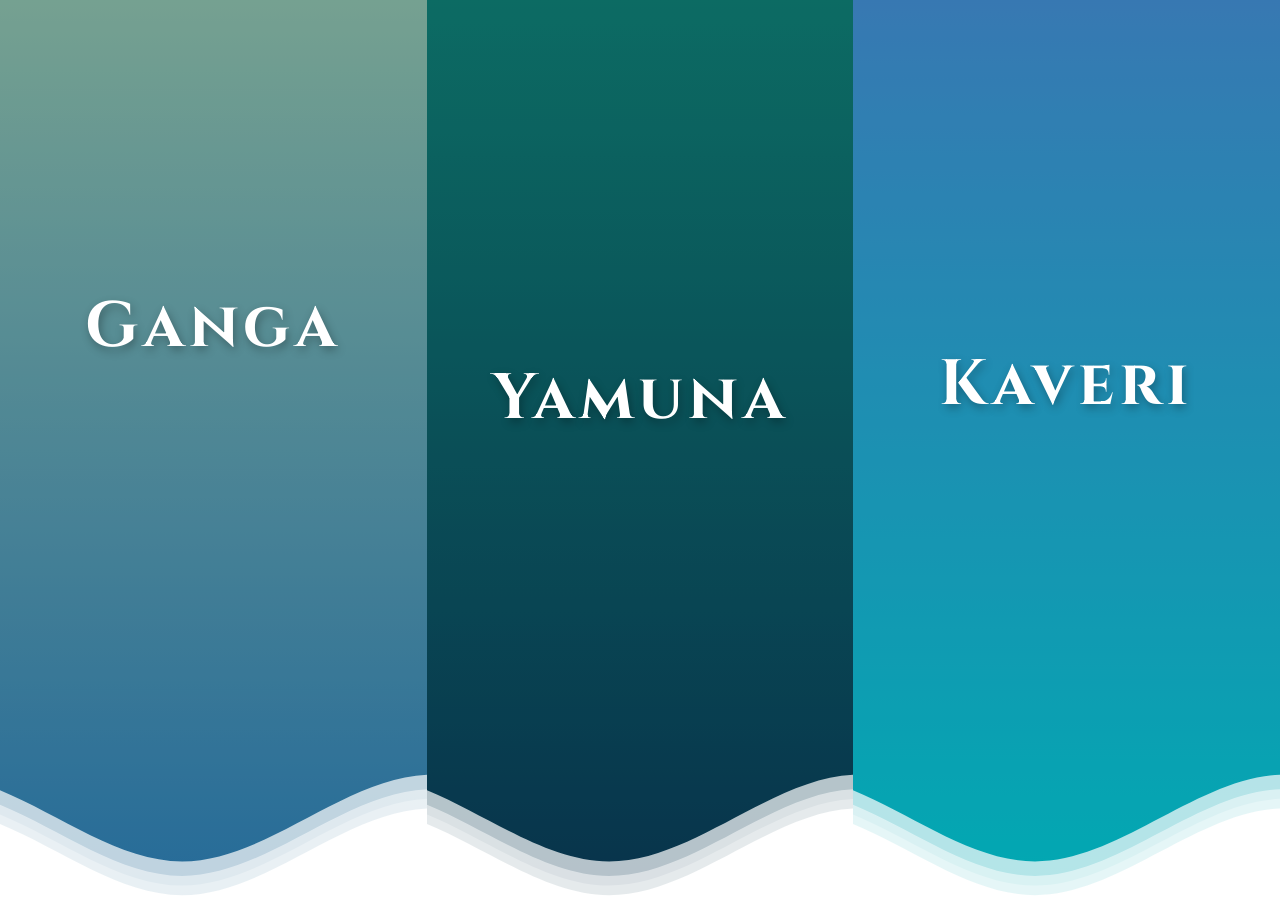
<file: src/main/resources/static/pahal_old1.html>
<!DOCTYPE html>
<html lang="en">
<head>
    <meta charset="UTF-8">
    <meta name="viewport" content="width=device-width, initial-scale=1.0">
    <title>Sacred Rivers of India</title>
    <link href="https://fonts.googleapis.com/css2?family=Cinzel:wght@500;700&family=Poppins:wght@300&display=swap" rel="stylesheet">
    <style>
        * {
            margin: 0;
            padding: 0;
            box-sizing: border-box;
        }

        body {
            font-family: 'Poppins', sans-serif;
            overflow: hidden;
            background-color: #000;
        }

        /* Container for the split layout */
        .river-container {
            display: flex;
            height: 100vh;
            width: 100vw;
        }

        /* Individual River Panels */
        .river-panel {
            flex: 1;
            position: relative;
            display: flex;
            flex-direction: column;
            justify-content: center;
            align-items: center;
            text-decoration: none;
            color: white;
            overflow: hidden;
            transition: flex 0.8s cubic-bezier(0.25, 1, 0.5, 1);
            cursor: pointer;
        }

        /* Expand on hover */
        .river-panel:hover {
            flex: 2.5;
        }

        /* River Themes (Gradients) */
        .ganga {
            background: linear-gradient(180deg, #a8e6cf 0%, #3498db 100%);
        }

        .yamuna {
            background: linear-gradient(180deg, #11998e 0%, #0b486b 100%);
        }

        .kaveri {
            background: linear-gradient(180deg, #4facfe 0%, #00f2fe 100%);
        }

        /* Typography */
        .river-name {
            font-family: 'Cinzel', serif;
            font-size: 4rem;
            font-weight: 700;
            letter-spacing: 5px;
            text-shadow: 2px 4px 10px rgba(0, 0, 0, 0.3);
            z-index: 10;
            transition: transform 0.8s ease, font-size 0.8s ease;
        }

        .river-desc {
            font-size: 1.2rem;
            opacity: 0;
            transform: translateY(20px);
            transition: opacity 0.6s ease, transform 0.6s ease;
            z-index: 10;
            text-align: center;
            padding: 0 20px;
            margin-top: 15px;
        }

        /* Show description and scale text on hover */
        .river-panel:hover .river-name {
            transform: scale(1.2);
        }

        .river-panel:hover .river-desc {
            opacity: 1;
            transform: translateY(0);
            transition-delay: 0.3s;
        }

        /* Fluid Dynamics / Wave Animation at the bottom */
        .waves {
            position: absolute;
            bottom: 0;
            left: 0;
            width: 100%;
            height: 15vh;
            min-height: 100px;
            max-height: 150px;
            z-index: 5;
            pointer-events: none; /* Let clicks pass through to the link */
        }

        /* Parallax Wave Classes */
        .parallax > use {
            animation: move-forever 25s cubic-bezier(.55,.5,.45,.5) infinite;
        }
        .parallax > use:nth-child(1) {
            animation-delay: -2s;
            animation-duration: 7s;
        }
        .parallax > use:nth-child(2) {
            animation-delay: -3s;
            animation-duration: 10s;
        }
        .parallax > use:nth-child(3) {
            animation-delay: -4s;
            animation-duration: 13s;
        }
        .parallax > use:nth-child(4) {
            animation-delay: -5s;
            animation-duration: 20s;
        }

        @keyframes move-forever {
            0% { transform: translate3d(-90px, 0, 0); }
            100% { transform: translate3d(85px, 0, 0); }
        }

        /* Overlay to darken panels slightly until hovered */
        .overlay {
            position: absolute;
            top: 0;
            left: 0;
            right: 0;
            bottom: 0;
            background: rgba(0, 0, 0, 0.3);
            transition: background 0.8s ease;
            z-index: 1;
        }

        .river-panel:hover .overlay {
            background: rgba(0, 0, 0, 0.0);
        }

        /* Responsive Design for smaller screens */
        @media (max-width: 768px) {
            .river-container {
                flex-direction: column;
            }
            .river-panel:hover {
                flex: 2;
            }
            .river-name {
                font-size: 2.5rem;
            }
        }
    </style>
</head>
<body>

<div class="river-container">

    <a href="ganga.html" class="river-panel ganga">
        <div class="overlay"></div>
        <h1 class="river-name">Ganga</h1>
        <p class="river-desc">Just as the Himalayan peaks are the source of the river’s life-giving waters, your legacy codebase holds the "source wisdom" of your business. The transformation is not about discarding the past, but about guiding it into a modern channel where it can reach new "fertile plains" of scalability.</p>

        <svg class="waves" xmlns="http://www.w3.org/2000/svg" xmlns:xlink="http://www.w3.org/1999/xlink" viewBox="0 24 150 28" preserveAspectRatio="none" shape-rendering="auto">
            <defs>
                <path id="gentle-wave" d="M-160 44c30 0 58-18 88-18s 58 18 88 18 58-18 88-18 58 18 88 18 v44h-352z" />
            </defs>
            <g class="parallax">
                <use xlink:href="#gentle-wave" x="48" y="0" fill="rgba(255,255,255,0.7" />
                <use xlink:href="#gentle-wave" x="48" y="3" fill="rgba(255,255,255,0.5)" />
                <use xlink:href="#gentle-wave" x="48" y="5" fill="rgba(255,255,255,0.3)" />
                <use xlink:href="#gentle-wave" x="48" y="7" fill="#ffffff" />
            </g>
        </svg>
    </a>

    <a href="yamuna.html" class="river-panel yamuna">
        <div class="overlay"></div>
        <h1 class="river-name">Yamuna</h1>
        <p class="river-desc">Where logic meets the test of reality;
            Ensuring the flow remains true, deep, and clear.</p>

        <svg class="waves" xmlns="http://www.w3.org/2000/svg" xmlns:xlink="http://www.w3.org/1999/xlink" viewBox="0 24 150 28" preserveAspectRatio="none" shape-rendering="auto">
            <g class="parallax">
                <use xlink:href="#gentle-wave" x="48" y="0" fill="rgba(255,255,255,0.7" />
                <use xlink:href="#gentle-wave" x="48" y="3" fill="rgba(255,255,255,0.5)" />
                <use xlink:href="#gentle-wave" x="48" y="5" fill="rgba(255,255,255,0.3)" />
                <use xlink:href="#gentle-wave" x="48" y="7" fill="#ffffff" />
            </g>
        </svg>
    </a>

    <a href="kaveri.html" class="river-panel kaveri">
        <div class="overlay"></div>
        <h1 class="river-name">Kaveri</h1>
        <p class="river-desc">Cultivating the digital landscape with vibrant, precise code;
            From the flow of requirements to the harvest of architecture.</p>

        <svg class="waves" xmlns="http://www.w3.org/2000/svg" xmlns:xlink="http://www.w3.org/1999/xlink" viewBox="0 24 150 28" preserveAspectRatio="none" shape-rendering="auto">
            <g class="parallax">
                <use xlink:href="#gentle-wave" x="48" y="0" fill="rgba(255,255,255,0.7" />
                <use xlink:href="#gentle-wave" x="48" y="3" fill="rgba(255,255,255,0.5)" />
                <use xlink:href="#gentle-wave" x="48" y="5" fill="rgba(255,255,255,0.3)" />
                <use xlink:href="#gentle-wave" x="48" y="7" fill="#ffffff" />
            </g>
        </svg>
    </a>

</div>

</body>
</html>
</file>
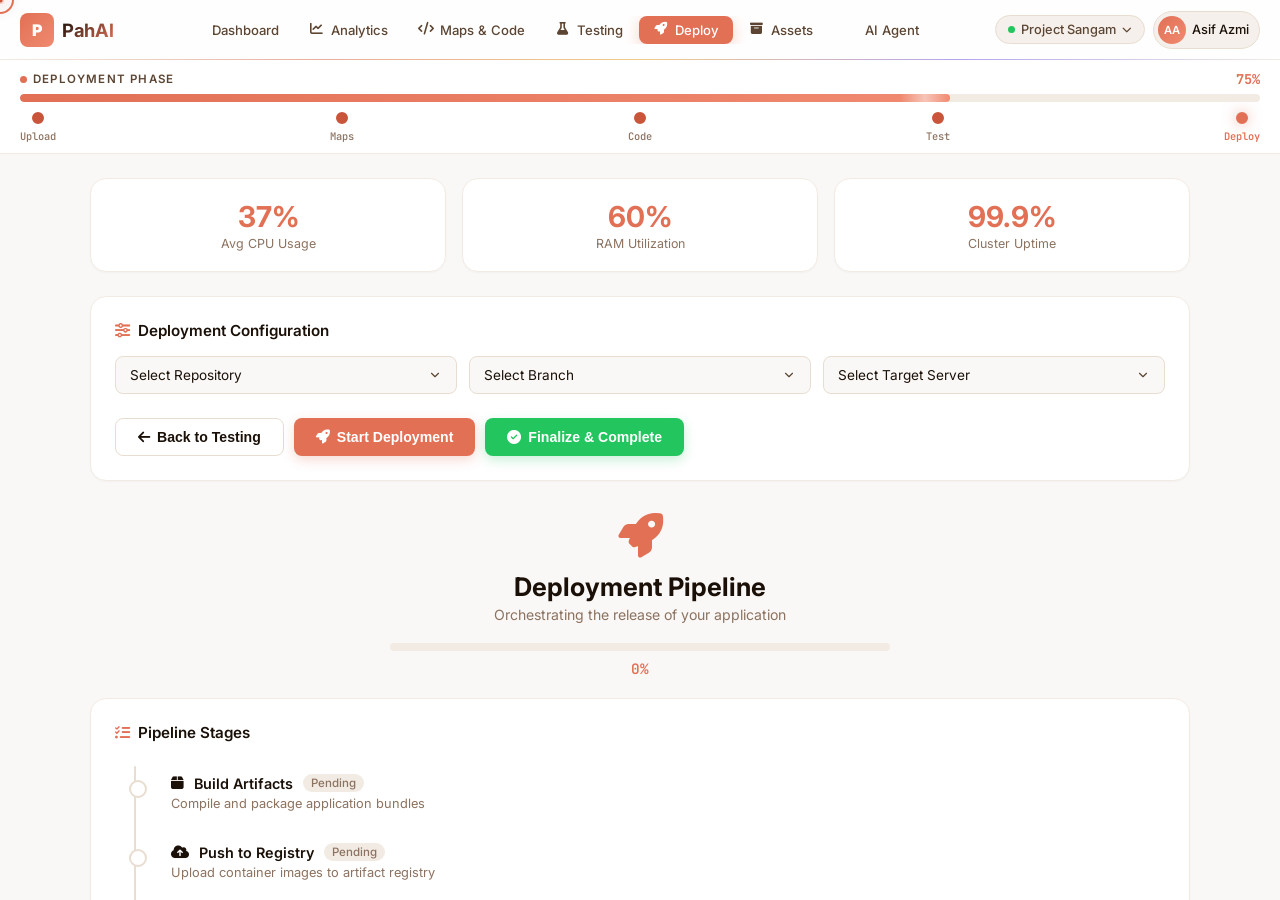
<file: src/main/resources/static/sangam.html>
<!DOCTYPE html>
<html lang="en">
<head>
    <meta charset="UTF-8">
    <meta name="viewport" content="width=device-width, initial-scale=1.0">
    <title>Sangam • Deployment</title>
    <link href="https://fonts.googleapis.com/css2?family=Inter:wght@300;400;500;600;700;800;900&family=JetBrains+Mono:wght@400;500;600&display=swap" rel="stylesheet">
    <link rel="stylesheet" href="https://cdnjs.cloudflare.com/ajax/libs/font-awesome/6.5.1/css/all.min.css">
    <style>
        :root {
            --bg: #faf8f6;
            --surface: #ffffff;
            --surface-alt: #fdfaf8;
            --surface-hover: #f5f0eb;
            --text: #1a1008;
            --text-secondary: #5c4532;
            --text-muted: #8c7260;
            --border: #e8ddd0;
            --border-light: #f2ebe3;
            --accent: #e17055;
            --accent-dark: #c9553b;
            --accent-light: #fef0ed;
            --accent-glow: rgba(225, 112, 85, 0.25);
            --teal: #0ea882;
            --teal-light: #e6f7f3;
            --purple: #7c5cfc;
            --purple-light: #f3efff;
            --amber: #f0a92e;
            --amber-light: #fef7eb;
            --green: #22c55e;
            --green-light: #e6f9ef;
            --red: #ef4444;
            --red-light: #fef0ed;
            --blue: #4f6ef7;
            --blue-light: #eef1ff;
            --radius-sm: 8px;
            --radius: 12px;
            --radius-lg: 16px;
            --radius-xl: 24px;
            --shadow-xs: 0 1px 2px rgba(0,0,0,0.03);
            --shadow-sm: 0 1px 3px rgba(0,0,0,0.04), 0 1px 2px rgba(0,0,0,0.03);
            --shadow: 0 4px 6px rgba(0,0,0,0.03), 0 2px 4px rgba(0,0,0,0.02);
            --shadow-md: 0 10px 20px rgba(0,0,0,0.05), 0 4px 8px rgba(0,0,0,0.03);
            --shadow-lg: 0 20px 50px rgba(0,0,0,0.08);
            --transition: 0.25s cubic-bezier(0.4, 0, 0.2, 1);
            --transition-bounce: 0.4s cubic-bezier(0.34, 1.56, 0.64, 1);
            --transition-smooth: 0.5s cubic-bezier(0.22, 1, 0.36, 1);
        }
        * {
            margin: 0;
            padding: 0;
            box-sizing: border-box;
        }
        body {
            font-family: 'Inter', -apple-system, BlinkMacSystemFont, sans-serif;
            background: var(--bg);
            color: var(--text);
            height: 100vh;
            overflow: hidden;
            -webkit-font-smoothing: antialiased;
            -moz-osx-font-smoothing: grayscale;
        }

        /* Cursor */
        .cursor {
            width: 28px;
            height: 28px;
            border: 2px solid var(--accent);
            border-radius: 50%;
            position: fixed;
            pointer-events: none;
            z-index: 9999;
            transition: width 0.2s ease, height 0.2s ease, border-color 0.2s ease, background-color 0.2s ease, box-shadow 0.2s ease;
            transform: translate(-50%, -50%);
        }
        .cursor.hover {
            width: 52px;
            height: 52px;
            background: rgba(225, 112, 85, 0.06);
            border-color: var(--accent-dark);
            box-shadow: 0 0 30px var(--accent-glow);
        }
        .cursor.click {
            width: 34px;
            height: 34px;
            background: rgba(225, 112, 85, 0.18);
            box-shadow: 0 0 20px var(--accent-glow);
            transition: width 0.1s ease, height 0.1s ease, background-color 0.1s ease;
        }
        .cursor-dot {
            width: 5px;
            height: 5px;
            background: var(--accent-dark);
            border-radius: 50%;
            position: fixed;
            pointer-events: none;
            z-index: 9999;
            transform: translate(-50%, -50%);
            box-shadow: 0 0 8px var(--accent-glow);
        }
        .cursor-trail {
            position: fixed;
            pointer-events: none;
            z-index: 9997;
            width: 8px;
            height: 8px;
            background: rgba(225, 112, 85, 0.3);
            border-radius: 50%;
            transform: translate(-50%, -50%);
        }

        #rippleCanvas {
            position: fixed;
            top: 0;
            left: 0;
            width: 100%;
            height: 100%;
            pointer-events: none;
            z-index: 9998;
        }
        .particles-bg {
            position: fixed;
            top: 0;
            left: 0;
            width: 100%;
            height: 100%;
            pointer-events: none;
            z-index: 0;
            overflow: hidden;
        }
        .particle {
            position: absolute;
            border-radius: 50%;
            animation: floatParticle 12s infinite ease-in-out;
            opacity: 0;
        }
        @keyframes floatParticle {
            0% {
                transform: translateY(105vh) translateX(0) scale(0) rotate(0deg);
                opacity: 0;
            }
            5% {
                opacity: 0.5;
            }
            15% {
                transform: translateY(80vh) translateX(30px) scale(1) rotate(90deg);
                opacity: 0.4;
            }
            40% {
                transform: translateY(40vh) translateX(-40px) scale(0.6) rotate(180deg);
                opacity: 0.3;
            }
            70% {
                transform: translateY(15vh) translateX(20px) scale(1.2) rotate(270deg);
                opacity: 0.2;
            }
            90% {
                opacity: 0.05;
            }
            100% {
                transform: translateY(-10vh) translateX(-10px) scale(0) rotate(360deg);
                opacity: 0;
            }
        }

        .app {
            display: flex;
            flex-direction: column;
            height: 100vh;
            position: relative;
            z-index: 1;
        }

        /* Navbar */
        .navbar {
            display: flex;
            align-items: center;
            justify-content: space-between;
            padding: 0 20px;
            height: 60px;
            background: rgba(255, 255, 255, 0.85);
            backdrop-filter: blur(20px);
            -webkit-backdrop-filter: blur(20px);
            border-bottom: 1px solid var(--border-light);
            flex-shrink: 0;
            position: relative;
            z-index: 100;
            gap: 8px;
        }
        .navbar::after {
            content: '';
            position: absolute;
            bottom: -1px;
            left: 0;
            width: 100%;
            height: 1px;
            background: linear-gradient(90deg, transparent, var(--accent), var(--amber), var(--purple), transparent);
            opacity: 0.5;
            animation: shimmerBorder 4s ease-in-out infinite;
        }
        @keyframes shimmerBorder {
            0%, 100% {
                opacity: 0.3;
            }
            50% {
                opacity: 0.8;
            }
        }
        .navbar-brand {
            display: flex;
            align-items: center;
            gap: 8px;
            text-decoration: none;
            color: var(--text);
            flex-shrink: 0;
        }
        .navbar-logo {
            width: 34px;
            height: 34px;
            background: linear-gradient(135deg, var(--accent), #f08a70);
            border-radius: var(--radius-sm);
            display: flex;
            align-items: center;
            justify-content: center;
            color: white;
            font-weight: 900;
            font-size: 1rem;
            letter-spacing: 1px;
            animation: logoGlow 3s ease-in-out infinite;
        }
        @keyframes logoGlow {
            0%, 100% {
                box-shadow: 0 0 15px rgba(225, 112, 85, 0.3);
            }
            50% {
                box-shadow: 0 0 30px rgba(240, 138, 112, 0.5);
            }
        }
        .navbar-name {
            font-weight: 700;
            font-size: 1.15rem;
            letter-spacing: -0.3px;
            background: linear-gradient(135deg, var(--text), var(--accent));
            -webkit-background-clip: text;
            -webkit-text-fill-color: transparent;
            background-clip: text;
        }
        .navbar-nav {
            display: flex;
            align-items: center;
            gap: 2px;
            flex: 1;
            justify-content: center;
            overflow-x: auto;
            flex-wrap: nowrap;
        }
        .nav-link {
            padding: 6px 14px;
            border-radius: var(--radius-sm);
            font-weight: 500;
            font-size: 0.82rem;
            color: var(--text-secondary);
            text-decoration: none;
            transition: var(--transition);
            display: flex;
            align-items: center;
            gap: 6px;
            white-space: nowrap;
            flex-shrink: 0;
        }
        .nav-link:hover {
            background: var(--surface-hover);
            color: var(--text);
            transform: translateY(-1px);
        }
        .nav-link.active {
            background: var(--accent);
            color: white;
            box-shadow: 0 4px 15px rgba(225, 112, 85, 0.3);
            animation: activePulse 2s ease-in-out infinite;
        }
        @keyframes activePulse {
            0%, 100% {
                box-shadow: 0 4px 15px rgba(225, 112, 85, 0.3);
            }
            50% {
                box-shadow: 0 6px 25px rgba(225, 112, 85, 0.5);
            }
        }
        .nav-link .nav-icon {
            font-size: 0.8rem;
            width: 16px;
            text-align: center;
            transition: var(--transition-bounce);
        }
        .nav-link:hover .nav-icon {
            transform: scale(1.15) rotate(-5deg);
        }
        .navbar-right {
            display: flex;
            align-items: center;
            gap: 8px;
            flex-shrink: 0;
        }
        .workspace-btn {
            display: flex;
            align-items: center;
            gap: 6px;
            padding: 6px 12px;
            background: var(--surface-hover);
            border: 1px solid var(--border);
            border-radius: 20px;
            cursor: pointer;
            font-size: 0.8rem;
            font-weight: 500;
            transition: var(--transition-bounce);
            color: var(--text-secondary);
            white-space: nowrap;
        }
        .workspace-btn:hover {
            border-color: var(--accent);
            color: var(--text);
            background: var(--surface);
            transform: translateY(-1px);
            box-shadow: var(--shadow);
        }
        .workspace-dot {
            width: 7px;
            height: 7px;
            border-radius: 50%;
            background: var(--green);
            animation: dotPulse 2s ease-in-out infinite;
        }
        @keyframes dotPulse {
            0%, 100% {
                box-shadow: 0 0 0 0 rgba(34, 197, 94, 0.4);
            }
            50% {
                box-shadow: 0 0 0 6px rgba(34, 197, 94, 0);
            }
        }
        .user-btn {
            display: flex;
            align-items: center;
            gap: 6px;
            padding: 4px 10px 4px 4px;
            background: var(--surface-hover);
            border: 1px solid var(--border);
            border-radius: 20px;
            cursor: pointer;
            transition: var(--transition-bounce);
            white-space: nowrap;
        }
        .user-btn:hover {
            background: var(--surface);
            box-shadow: var(--shadow);
            transform: translateY(-1px);
        }
        .user-avatar {
            width: 28px;
            height: 28px;
            border-radius: 50%;
            background: linear-gradient(135deg, var(--accent), #f08a70);
            display: flex;
            align-items: center;
            justify-content: center;
            color: white;
            font-weight: 600;
            font-size: 0.7rem;
        }
        .user-name {
            font-size: 0.8rem;
            font-weight: 500;
        }

        /* Global Progress */
        .progress-section {
            padding: 10px 20px;
            background: var(--surface);
            border-bottom: 1px solid var(--border-light);
            flex-shrink: 0;
            cursor: pointer;
            transition: var(--transition);
        }
        .progress-section:hover {
            background: var(--surface-alt);
        }
        .progress-header {
            display: flex;
            justify-content: space-between;
            align-items: center;
            margin-bottom: 6px;
        }
        .progress-label {
            font-weight: 600;
            font-size: 0.72rem;
            color: var(--text-secondary);
            text-transform: uppercase;
            letter-spacing: 1.2px;
            display: flex;
            align-items: center;
            gap: 6px;
        }
        .progress-phase-icon {
            width: 7px;
            height: 7px;
            border-radius: 50%;
            background: var(--accent);
            animation: phaseBlink 1.5s ease-in-out infinite;
        }
        @keyframes phaseBlink {
            0%, 100% {
                opacity: 1;
                box-shadow: 0 0 6px var(--accent);
            }
            50% {
                opacity: 0.4;
                box-shadow: 0 0 12px var(--accent);
            }
        }
        .progress-value {
            font-weight: 700;
            font-size: 0.85rem;
            color: var(--accent);
            font-family: 'JetBrains Mono', monospace;
        }
        .progress-bar {
            width: 100%;
            height: 8px;
            background: var(--border-light);
            border-radius: 20px;
            overflow: hidden;
            position: relative;
        }
        .progress-fill {
            height: 100%;
            background: linear-gradient(90deg, var(--accent), #f08a70, var(--accent-dark));
            background-size: 200% 100%;
            border-radius: 20px;
            transition: width 0.6s cubic-bezier(0.4, 0, 0.2, 1);
            animation: progressShimmer 2.5s ease-in-out infinite;
            position: relative;
        }
        @keyframes progressShimmer {
            0%, 100% {
                background-position: 0% 50%;
            }
            50% {
                background-position: 100% 50%;
            }
        }
        .progress-fill::after {
            content: '';
            position: absolute;
            top: 0;
            right: 0;
            width: 50px;
            height: 100%;
            background: linear-gradient(90deg, transparent, rgba(255,255,255,0.5), transparent);
            animation: sweepLight 1.8s infinite;
        }
        @keyframes sweepLight {
            0% {
                transform: translateX(-100%);
                opacity: 0;
            }
            40% {
                opacity: 1;
            }
            100% {
                transform: translateX(500%);
                opacity: 0;
            }
        }
        .progress-steps {
            display: flex;
            justify-content: space-between;
            margin-top: 10px;
        }
        .step-indicator {
            display: flex;
            flex-direction: column;
            align-items: center;
            gap: 5px;
        }
        .step-dot {
            width: 12px;
            height: 12px;
            border-radius: 50%;
            background: var(--border);
            border: 2px solid var(--border-light);
            transition: all 0.4s ease;
        }
        .step-dot.active {
            background: var(--accent);
            border-color: var(--accent);
            box-shadow: 0 0 14px rgba(225, 112, 85, 0.5);
            animation: stepPulse 2s infinite;
        }
        @keyframes stepPulse {
            0%, 100% {
                box-shadow: 0 0 14px rgba(225, 112, 85, 0.5);
            }
            50% {
                box-shadow: 0 0 28px rgba(225, 112, 85, 0.8);
            }
        }
        .step-dot.completed {
            background: var(--accent-dark);
            border-color: var(--accent-dark);
        }
        .step-label {
            font-size: 0.65rem;
            color: var(--text-muted);
            font-weight: 500;
            font-family: 'JetBrains Mono', monospace;
        }
        .step-label.active {
            color: var(--accent);
            font-weight: 600;
        }

        /* Main Content */
        .main-content {
            flex: 1;
            overflow-y: auto;
            padding: 24px 28px;
            min-height: 0;
        }
        .page-container {
            max-width: 1100px;
            margin: 0 auto;
        }

        /* Section */
        .section {
            margin-bottom: 28px;
        }
        .section-header {
            text-align: center;
            margin-bottom: 20px;
            animation: fadeSlideIn 0.5s ease-out;
        }
        @keyframes fadeSlideIn {
            from {
                opacity: 0;
                transform: translateY(12px);
            }
            to {
                opacity: 1;
                transform: translateY(0);
            }
        }
        .section-icon {
            font-size: 2.8rem;
            color: var(--accent);
            margin-bottom: 8px;
            animation: floatIcon 3s ease-in-out infinite;
        }
        @keyframes floatIcon {
            0%, 100% {
                transform: translateY(0);
            }
            50% {
                transform: translateY(-8px);
            }
        }
        .section-title {
            font-size: 1.6rem;
            font-weight: 700;
            margin-bottom: 4px;
        }
        .section-subtitle {
            font-size: 0.88rem;
            color: var(--text-muted);
        }

        /* Sub Progress */
        .sub-progress-wrap {
            max-width: 500px;
            margin: 0 auto 20px;
            text-align: center;
        }
        .sub-progress-wrap .progress-bar {
            height: 8px;
            margin: 8px 0;
        }
        .sub-progress-text {
            font-family: 'JetBrains Mono', monospace;
            font-weight: 600;
            color: var(--accent);
            font-size: 0.9rem;
        }

        /* Input Fields for Config */
        .input-group {
            display: flex;
            gap: 12px;
            margin-bottom: 10px;
            flex-wrap: wrap;
        }
        .form-control {
            flex: 1;
            min-width: 200px;
            padding: 10px 14px;
            border-radius: var(--radius-sm);
            border: 1px solid var(--border);
            background: var(--bg);
            color: var(--text);
            font-family: 'Inter', sans-serif;
            font-size: 0.85rem;
            transition: var(--transition);
        }
        /* Style adjustments for dropdowns */
        select.form-control {
            cursor: pointer;
            appearance: none;
            background-image: url("data:image/svg+xml;charset=UTF-8,%3csvg xmlns='http://www.w3.org/2000/svg' viewBox='0 0 24 24' fill='none' stroke='%235c4532' stroke-width='2' stroke-linecap='round' stroke-linejoin='round'%3e%3cpolyline points='6 9 12 15 18 9'%3e%3c/polyline%3e%3c/svg%3e");
            background-repeat: no-repeat;
            background-position: right 14px center;
            background-size: 14px;
            padding-right: 36px;
        }
        .form-control:focus {
            outline: none;
            border-color: var(--accent);
            box-shadow: 0 0 0 3px var(--accent-glow);
        }

        /* Cards */
        .card {
            background: var(--surface);
            border-radius: var(--radius-lg);
            border: 1px solid var(--border-light);
            padding: 24px;
            box-shadow: var(--shadow-xs);
            transition: var(--transition-smooth);
            animation: cardAppear 0.5s ease-out both;
        }
        .card:hover {
            box-shadow: var(--shadow-md);
        }
        @keyframes cardAppear {
            from {
                opacity: 0;
                transform: translateY(16px);
            }
            to {
                opacity: 1;
                transform: translateY(0);
            }
        }
        .card-header {
            font-weight: 600;
            font-size: 0.95rem;
            margin-bottom: 16px;
            display: flex;
            align-items: center;
            justify-content: space-between;
        }
        .card-title {
            display: flex;
            align-items: center;
            gap: 8px;
        }

        /* Deploy Pipeline */
        .pipeline {
            display: flex;
            flex-direction: column;
            gap: 0;
            position: relative;
            padding-left: 36px;
        }
        .pipeline::before {
            content: '';
            position: absolute;
            left: 19px;
            top: 8px;
            bottom: 8px;
            width: 2px;
            background: var(--border);
            border-radius: 1px;
        }
        .pipeline-step {
            position: relative;
            padding: 16px 0 16px 20px;
            transition: var(--transition);
            border-radius: var(--radius-sm);
            cursor: default;
        }
        .pipeline-step:hover {
            background: var(--surface-hover);
        }
        .pipeline-step::before {
            content: '';
            position: absolute;
            left: -22px;
            top: 22px;
            width: 14px;
            height: 14px;
            border-radius: 50%;
            border: 2px solid var(--border);
            background: var(--surface);
            z-index: 1;
            transition: var(--transition);
        }
        .pipeline-step.completed::before {
            background: var(--green);
            border-color: var(--green);
            box-shadow: 0 0 10px rgba(34, 197, 94, 0.4);
        }
        .pipeline-step.active::before {
            background: var(--accent);
            border-color: var(--accent);
            box-shadow: 0 0 14px rgba(225, 112, 85, 0.5);
            animation: stepPulse 2s infinite;
        }
        .pipeline-step-header {
            display: flex;
            align-items: center;
            gap: 10px;
            font-weight: 600;
            font-size: 0.9rem;
        }
        .pipeline-step-status {
            font-size: 0.72rem;
            padding: 2px 8px;
            border-radius: 10px;
            font-weight: 500;
        }
        .pipeline-step-status.success {
            background: var(--green-light);
            color: #0d8a4a;
        }
        .pipeline-step-status.running {
            background: var(--accent-light);
            color: var(--accent-dark);
        }
        .pipeline-step-status.pending {
            background: var(--border-light);
            color: var(--text-muted);
        }
        .pipeline-step-detail {
            font-size: 0.8rem;
            color: var(--text-muted);
            margin-top: 4px;
        }

        /* Log Terminal */
        .log-terminal {
            background: #1a1512;
            color: #fef0ed;
            font-family: 'JetBrains Mono', monospace;
            font-size: 0.78rem;
            padding: 16px;
            border-radius: var(--radius-sm);
            min-height: 160px;
            max-height: 350px;
            overflow-y: auto;
            line-height: 1.6;
            white-space: pre-wrap;
        }
        .log-terminal .log-line {
            opacity: 0;
            animation: logAppear 0.15s ease forwards;
        }
        @keyframes logAppear {
            from {
                opacity: 0;
                transform: translateX(-8px);
            }
            to {
                opacity: 1;
                transform: translateX(0);
            }
        }
        .log-terminal .log-success {
            color: #22c55e;
        }
        .log-terminal .log-info {
            color: #f0a92e;
        }
        .log-terminal .log-highlight {
            color: #e17055;
        }

        /* Stats Row */
        .stats-grid {
            display: grid;
            grid-template-columns: repeat(3, 1fr);
            gap: 16px;
            margin-bottom: 24px;
        }
        .stat-card {
            background: var(--surface);
            border-radius: var(--radius-lg);
            border: 1px solid var(--border-light);
            padding: 20px;
            text-align: center;
            box-shadow: var(--shadow-xs);
            transition: var(--transition-bounce);
            animation: cardAppear 0.5s ease-out both;
        }
        .stat-card:nth-child(1) {
            animation-delay: 0.05s;
        }
        .stat-card:nth-child(2) {
            animation-delay: 0.1s;
        }
        .stat-card:nth-child(3) {
            animation-delay: 0.15s;
        }
        .stat-card:hover {
            box-shadow: var(--shadow-md);
            transform: translateY(-3px);
        }
        .stat-value {
            font-size: 1.8rem;
            font-weight: 700;
            color: var(--accent);
        }
        .stat-label {
            font-size: 0.78rem;
            color: var(--text-muted);
            margin-top: 2px;
        }

        /* Buttons */
        .btn {
            padding: 10px 22px;
            border-radius: var(--radius-sm);
            font-weight: 600;
            font-size: 0.88rem;
            cursor: pointer;
            transition: var(--transition-bounce);
            border: none;
            display: inline-flex;
            align-items: center;
            gap: 7px;
            text-decoration: none;
            position: relative;
            overflow: hidden;
            white-space: nowrap;
        }
        .btn::after {
            content: '';
            position: absolute;
            inset: 0;
            background: linear-gradient(45deg, transparent, rgba(255,255,255,0.2), transparent);
            transform: translateX(-100%);
            transition: transform 0.6s ease;
        }
        .btn:hover::after {
            transform: translateX(100%);
        }
        .btn-primary {
            background: var(--accent);
            color: white;
            box-shadow: 0 4px 12px rgba(225, 112, 85, 0.25);
        }
        .btn-primary:hover {
            background: var(--accent-dark);
            transform: translateY(-2px);
            box-shadow: 0 8px 25px rgba(225, 112, 85, 0.4);
        }
        .btn-primary:disabled {
            opacity: 0.5;
            cursor: not-allowed;
            transform: none !important;
            box-shadow: none;
        }
        .btn-success {
            background: var(--green);
            color: white;
            box-shadow: 0 4px 12px rgba(34, 197, 94, 0.25);
        }
        .btn-success:hover {
            background: #16a34a;
            transform: translateY(-2px);
            box-shadow: 0 8px 25px rgba(34, 197, 94, 0.4);
        }
        .btn-outline {
            background: var(--surface);
            border: 1px solid var(--border);
            color: var(--text);
        }
        .btn-outline:hover {
            border-color: var(--accent);
            color: var(--accent);
            transform: translateY(-1px);
            box-shadow: var(--shadow);
        }
        .btn-sm {
            padding: 6px 14px;
            font-size: 0.78rem;
        }

        .button-row {
            display: flex;
            gap: 10px;
            justify-content: center;
            flex-wrap: wrap;
            margin-top: 20px;
        }

        .toast {
            position: fixed;
            bottom: 24px;
            left: 50%;
            transform: translateX(-50%);
            background: #1a1d28;
            color: white;
            padding: 10px 20px;
            border-radius: 24px;
            font-size: 0.8rem;
            font-weight: 500;
            z-index: 10000;
            opacity: 0;
            pointer-events: none;
            transition: opacity 0.3s, transform 0.4s cubic-bezier(0.34, 1.56, 0.64, 1);
            box-shadow: 0 10px 40px rgba(0,0,0,0.25);
        }
        .toast.show {
            opacity: 1;
            transform: translateX(-50%) translateY(-6px);
        }
        ::-webkit-scrollbar {
            width: 4px;
        }
        ::-webkit-scrollbar-track {
            background: transparent;
        }
        ::-webkit-scrollbar-thumb {
            background: var(--border);
            border-radius: 2px;
        }
        @media (max-width: 768px) {
            .stats-grid {
                grid-template-columns: 1fr;
            }
            .navbar-nav .nav-link span {
                display: none;
            }
            .nav-link {
                padding: 6px 10px;
            }
        }
    </style>
</head>
<body>
<div class="cursor" id="cursor"></div>
<div class="cursor-dot" id="cursorDot"></div>
<div class="cursor-trail" id="cursorTrail"></div>
<canvas id="rippleCanvas"></canvas>
<div class="particles-bg" id="particlesBg"></div>

<div class="app">
    <!-- Navbar -->
    <nav class="navbar">
        <a href="pahal.html" class="navbar-brand">
            <div class="navbar-logo">P</div>
            <span class="navbar-name">PahAl</span>
        </a>
        <div class="navbar-nav">
            <a href="pahal.html" class="nav-link"><i class="fas fa-grid-2 nav-icon"></i><span>Dashboard</span></a>
            <a href="ganga.html" class="nav-link"><i class="fas fa-chart-line nav-icon"></i><span>Analytics</span></a>
            <a href="kaveri.html" class="nav-link"><i class="fas fa-code nav-icon"></i><span>Maps & Code</span></a>
            <a href="yamuna.html" class="nav-link"><i class="fas fa-flask nav-icon"></i><span>Testing</span></a>
            <a href="sangam.html" class="nav-link active"><i class="fas fa-rocket nav-icon"></i><span>Deploy</span></a>
            <a href="#" class="nav-link"><i class="fas fa-box-archive nav-icon"></i><span>Assets</span></a>
            <a href="chatAgent.html" class="nav-link"><i class="fas fa-message-smile nav-icon"></i><span>AI Agent</span></a>
        </div>
        <div class="navbar-right">
            <div class="workspace-btn" id="workspaceBtn">
                <span class="workspace-dot"></span>
                <span id="workspaceName">Project Sangam</span>
                <i class="fas fa-chevron-down" style="font-size:0.6rem;transition:transform 0.3s;"></i>
            </div>
            <div class="user-btn" id="userBtn">
                <div class="user-avatar">AA</div>
                <span class="user-name">Asif Azmi</span>
            </div>
        </div>
    </nav>

    <!-- Global Progress Bar -->
    <div class="progress-section" id="progressSection">
        <div class="progress-header">
                <span class="progress-label">
                    <span class="progress-phase-icon"></span>
                    <span id="globalPhaseLabel">Deployment Phase</span>
                </span>
            <span class="progress-value" id="globalProgressPercent">75%</span>
        </div>
        <div class="progress-bar">
            <div class="progress-fill" id="globalProgressFill" style="width:75%;"></div>
        </div>
        <div class="progress-steps">
            <div class="step-indicator"><div class="step-dot completed" id="gstep1"></div><div class="step-label">Upload</div></div>
            <div class="step-indicator"><div class="step-dot completed" id="gstep2"></div><div class="step-label">Maps</div></div>
            <div class="step-indicator"><div class="step-dot completed" id="gstep3"></div><div class="step-label">Code</div></div>
            <div class="step-indicator"><div class="step-dot completed" id="gstep4"></div><div class="step-label">Test</div></div>
            <div class="step-indicator"><div class="step-dot active" id="gstep5"></div><div class="step-label active">Deploy</div></div>
        </div>
    </div>

    <!-- Main Content -->
    <div class="main-content">
        <div class="page-container">
            <!-- Stats -->
            <div class="stats-grid">
                <div class="stat-card">
                    <div class="stat-value"><span data-count="38">0</span>%</div>
                    <div class="stat-label">Avg CPU Usage</div>
                </div>
                <div class="stat-card">
                    <div class="stat-value"><span data-count="62">0</span>%</div>
                    <div class="stat-label">RAM Utilization</div>
                </div>
                <div class="stat-card">
                    <div class="stat-value" id="uptimeValue">99.9%</div>
                    <div class="stat-label">Cluster Uptime</div>
                </div>
            </div>

            <!-- Deployment Configuration Section -->
            <div class="section">
                <div class="card">
                    <div class="card-header">
                        <div class="card-title"><i class="fas fa-sliders" style="color:var(--accent);"></i> Deployment Configuration</div>
                    </div>
                    <div class="input-group">
                        <select id="repoName" class="form-control">
                            <option value="" disabled selected>Select Repository</option>
                            <option value="platform-2.0">Platform 2.0</option>
                            <option value="ib-ob">IB-OB</option>
                            <option value="gyanshikha-times">Gyanshikha Times</option>
                            <option value="sangam-backend">Sangam Backend</option>
                        </select>
                        <select id="branchName" class="form-control">
                            <option value="" disabled selected>Select Branch</option>
                            <option value="main">main</option>
                            <option value="develop">develop</option>
                            <option value="release/v2.1">release/v2.1</option>
                        </select>
                        <select id="serverName" class="form-control">
                            <option value="" disabled selected>Select Target Server</option>
                            <option value="prod-server-01">prod-server-01</option>
                            <option value="staging-env">staging-env</option>
                            <option value="qa-cluster">qa-cluster</option>
                        </select>
                    </div>

                    <!-- Deployment Action Buttons Moved Here -->
                    <div class="button-row" style="margin-top: 24px; justify-content: flex-start;">
                        <button class="btn btn-outline" onclick="window.location.href='yamuna.html'">
                            <i class="fas fa-arrow-left"></i> Back to Testing
                        </button>
                        <button class="btn btn-primary" id="startDeployBtn">
                            <i class="fas fa-rocket"></i> Start Deployment
                        </button>
                        <button class="btn btn-success" id="finalizeBtn" disabled>
                            <i class="fas fa-check-circle"></i> Finalize & Complete
                        </button>
                    </div>
                </div>
            </div>

            <!-- Deployment Pipeline Section -->
            <div class="section">
                <div class="section-header">
                    <div class="section-icon"><i class="fas fa-rocket"></i></div>
                    <h2 class="section-title">Deployment Pipeline</h2>
                    <p class="section-subtitle">Orchestrating the release of your application</p>
                </div>
                <div class="sub-progress-wrap">
                    <div class="progress-bar">
                        <div class="progress-fill" id="deployProgressFill" style="width:0%;"></div>
                    </div>
                    <p class="sub-progress-text" id="deployProgressText">0%</p>
                </div>
                <div class="card" style="margin-bottom:20px;">
                    <div class="card-header">
                        <div class="card-title"><i class="fas fa-list-check" style="color:var(--accent);"></i> Pipeline Stages</div>
                    </div>
                    <div class="pipeline" id="pipelineContainer">
                        <div class="pipeline-step" id="pipeStep1">
                            <div class="pipeline-step-header">
                                <i class="fas fa-box"></i> Build Artifacts
                                <span class="pipeline-step-status pending">Pending</span>
                            </div>
                            <div class="pipeline-step-detail">Compile and package application bundles</div>
                        </div>
                        <div class="pipeline-step" id="pipeStep2">
                            <div class="pipeline-step-header">
                                <i class="fas fa-cloud-arrow-up"></i> Push to Registry
                                <span class="pipeline-step-status pending">Pending</span>
                            </div>
                            <div class="pipeline-step-detail">Upload container images to artifact registry</div>
                        </div>
                        <div class="pipeline-step" id="pipeStep3">
                            <div class="pipeline-step-header">
                                <i class="fas fa-server"></i> Provision Infrastructure
                                <span class="pipeline-step-status pending">Pending</span>
                            </div>
                            <div class="pipeline-step-detail">Configure cloud resources and networking</div>
                        </div>
                        <div class="pipeline-step" id="pipeStep4">
                            <div class="pipeline-step-header">
                                <i class="fas fa-circle-check"></i> Health Check & Finalize
                                <span class="pipeline-step-status pending">Pending</span>
                            </div>
                            <div class="pipeline-step-detail">Verify deployment health and update DNS</div>
                        </div>
                    </div>
                </div>
            </div>

            <!-- Deployment Log -->
            <div class="section">
                <div class="card">
                    <div class="card-header">
                        <div class="card-title"><i class="fas fa-terminal" style="color:var(--accent);"></i> Deployment Log</div>
                        <button class="btn btn-sm btn-outline" onclick="clearLogs()"><i class="fas fa-eraser"></i> Clear</button>
                    </div>
                    <div class="log-terminal" id="logTerminal">
                        <span class="log-line log-info">[INFO] Initializing deployment pipeline...</span>
                    </div>
                </div>
            </div>
        </div>
    </div>
</div>

<div class="toast" id="toast"></div>

<script>
    // ============================================
    // CUSTOM CURSOR
    // ============================================
    const cursor = document.getElementById('cursor');
    const cursorDot = document.getElementById('cursorDot');
    const cursorTrail = document.getElementById('cursorTrail');
    let mouseX = 0,
        mouseY = 0,
        cursorX = 0,
        cursorY = 0,
        trailX = 0,
        trailY = 0;

    document.addEventListener('mousemove', (e) => { mouseX = e.clientX;
        mouseY = e.clientY;
        cursorDot.style.left = mouseX + 'px';
        cursorDot.style.top = mouseY + 'px'; });
    document.querySelectorAll(
        'a, button, .btn, .nav-link, .workspace-btn, .user-btn, input, textarea, select, .card, .pipeline-step, .stat-card, .progress-section'
    )
        .forEach(el => { el.addEventListener('mouseenter', () => cursor.classList.add('hover'));
            el.addEventListener('mouseleave', () => cursor.classList.remove('hover')); });
    document.addEventListener('mousedown', () => cursor.classList.add('click'));
    document.addEventListener('mouseup', () => cursor.classList.remove('click'));

    function animateCursor() {
        cursorX += (mouseX - cursorX) * 0.1;
        cursorY += (mouseY - cursorY) * 0.1;
        trailX += (mouseX - trailX) * 0.04;
        trailY += (mouseY - trailY) * 0.04;
        cursor.style.left = cursorX + 'px';
        cursor.style.top = cursorY + 'px';
        cursorTrail.style.left = trailX + 'px';
        cursorTrail.style.top = trailY + 'px';
        requestAnimationFrame(animateCursor);
    }
    animateCursor();

    // ============================================
    // RIPPLE EFFECT
    // ============================================
    const canvas = document.getElementById('rippleCanvas');
    const ctx = canvas.getContext('2d');
    let ripples = [],
        rippleParticles = [];

    function resizeCanvas() { canvas.width = window.innerWidth;
        canvas.height = window.innerHeight; }
    resizeCanvas();
    window.addEventListener('resize', resizeCanvas);
    document.addEventListener('click', (e) => {
        for (let i = 0; i < 5; i++) ripples.push({ x: e.clientX, y: e.clientY, radius: 0, maxRadius: 25 + i * 20,
            opacity: 0.6 - i * 0.1, speed: 2 + i * 0.8 });
        for (let i = 0; i < 12; i++) { const angle = (Math.PI * 2 / 12) * i,
            velocity = 2 + Math.random() * 4;
            rippleParticles.push({ x: e.clientX, y: e.clientY, vx: Math.cos(angle) * velocity, vy: Math.sin(angle) *
                    velocity, life: 1, size: 1 + Math.random() * 3 }); }
    });
    let lastAutoRipple = 0;
    document.addEventListener('mousemove', (e) => { const now = Date.now(); if (now - lastAutoRipple > 150 && (Math.abs(
        e.movementX) > 3 || Math.abs(e.movementY) > 3)) { ripples.push({ x: e.clientX, y: e.clientY,
        radius: 0, maxRadius: 12, opacity: 0.3, speed: 1.5 });
        lastAutoRipple = now; } });

    function drawRipples() {
        ctx.clearRect(0, 0, canvas.width, canvas.height);
        const glow = ctx.createRadialGradient(mouseX, mouseY, 0, mouseX, mouseY, 22);
        glow.addColorStop(0, 'rgba(225, 112, 85, 0.07)');
        glow.addColorStop(1, 'transparent');
        ctx.beginPath();
        ctx.arc(mouseX, mouseY, 22, 0, Math.PI * 2);
        ctx.fillStyle = glow;
        ctx.fill();
        ripples = ripples.filter(r => { r.radius += r.speed;
            r.opacity -= 0.02; if (r.opacity > 0 && r.radius < r.maxRadius) { ctx.beginPath();
                ctx.arc(r.x, r.y, r.radius, 0, Math.PI * 2);
                ctx.strokeStyle = `rgba(225, 112, 85, ${r.opacity})`;
                ctx.lineWidth = 1.5;
                ctx.stroke(); return true; } return false; });
        rippleParticles = rippleParticles.filter(p => { p.x += p.vx;
            p.y += p.vy;
            p.life -= 0.03;
            p.vx *= 0.96;
            p.vy *= 0.96; if (p.life > 0) { ctx.beginPath();
                ctx.arc(p.x, p.y, p.size, 0, Math.PI * 2);
                ctx.fillStyle = `rgba(225, 112, 85, ${p.life * 0.6})`;
                ctx.fill(); return true; } return false; });
        requestAnimationFrame(drawRipples);
    }
    drawRipples();

    // ============================================
    // PARTICLES
    // ============================================
    function createParticles() {
        const container = document.getElementById('particlesBg');
        const colors = ['#e17055', '#f08a70', '#c9553b', '#f0a92e', '#7c5cfc'];
        for (let i = 0; i < 20; i++) { const p = document.createElement('div');
            p.className = 'particle';
            p.style.width = (Math.random() * 5 + 2) + 'px';
            p.style.height = p.style.width;
            p.style.left = Math.random() * 100 + '%';
            p.style.background = colors[Math.floor(Math.random() * colors.length)];
            p.style.animationDelay = Math.random() * 12 + 's';
            p.style.animationDuration = (Math.random() * 10 + 8) + 's';
            container.appendChild(p); }
    }
    createParticles();

    // ============================================
    // TOAST
    // ============================================
    function showToast(m) { const t = document.getElementById('toast');
        t.textContent = m;
        t.classList.add('show');
        clearTimeout(t._timeout);
        t._timeout = setTimeout(() => t.classList.remove('show'), 2500); }

    // ============================================
    // WORKSPACE SWITCHER
    // ============================================
    const workspaces = ['Project Sangam', 'Project Kaveri', 'Project Ganga', 'Project Yamuna'];
    let wsIndex = 0;
    document.getElementById('workspaceBtn').addEventListener('click', () => {
        wsIndex = (wsIndex + 1) % workspaces.length;
        document.getElementById('workspaceName').textContent = workspaces[wsIndex];
        showToast(`Switched to ${workspaces[wsIndex]}`);
    });
    document.getElementById('userBtn').addEventListener('click', () => showToast('User profile • Settings'));

    // ============================================
    // GLOBAL PROGRESS
    // ============================================
    function updateGlobalProgress(percent, phase, activeStep) {
        document.getElementById('globalProgressFill').style.width = percent + '%';
        document.getElementById('globalProgressPercent').textContent = percent + '%';
        document.getElementById('globalPhaseLabel').textContent = phase;
        for (let i = 1; i <= 5; i++) {
            const dot = document.getElementById('gstep' + i);
            const label = dot.parentElement.querySelector('.step-label');
            dot.classList.remove('active', 'completed');
            label.classList.remove('active');
            if (i < activeStep) dot.classList.add('completed');
            if (i === activeStep) { dot.classList.add('active');
                label.classList.add('active'); }
        }
    }

    // ============================================
    // STATS COUNTER
    // ============================================
    function animateStats() {
        document.querySelectorAll('span[data-count]').forEach(el => {
            const target = parseFloat(el.getAttribute('data-count'));
            const startTime = performance.now();

            function update(t) {
                const p = Math.min((t - startTime) / 2000, 1);
                const ease = 1 - Math.pow(1 - p, 3);
                el.textContent = Math.floor(target * ease);
                if (p < 1) requestAnimationFrame(update);
                else el.textContent = target;
            }
            requestAnimationFrame(update);
        });
    }
    setTimeout(animateStats, 400);

    // ============================================
    // LOG TERMINAL
    // ============================================
    function addLog(message, type = 'info') {
        const terminal = document.getElementById('logTerminal');
        const line = document.createElement('span');
        line.className = 'log-line log-' + type;
        line.textContent = message;
        terminal.appendChild(line);
        terminal.appendChild(document.createTextNode('\n'));
        terminal.scrollTop = terminal.scrollHeight;
    }

    function clearLogs() {
        const terminal = document.getElementById('logTerminal');
        terminal.innerHTML = '<span class="log-line log-info">[INFO] Logs cleared.</span>\n';
    }

    // ============================================
    // DEPLOYMENT PIPELINE API INTEGRATION
    // ============================================
    const pipelineSteps = [
        { id: 'pipeStep1', name: 'Build Artifacts', icon: 'fa-box', log: 'Building application bundles...' },
        { id: 'pipeStep2', name: 'Push to Registry', icon: 'fa-cloud-arrow-up', log: 'Uploading container images to artifact registry...' },
        { id: 'pipeStep3', name: 'Provision Infrastructure', icon: 'fa-server', log: 'Configuring cloud resources and networking...' },
        { id: 'pipeStep4', name: 'Health Check & Finalize', icon: 'fa-circle-check', log: 'Verifying deployment health and updating DNS records...' },
    ];

    async function runDeployment() {
        const startBtn = document.getElementById('startDeployBtn');
        const finalizeBtn = document.getElementById('finalizeBtn');
        const deployFill = document.getElementById('deployProgressFill');
        const deployText = document.getElementById('deployProgressText');

        // 1. Fetch values from inputs
        const repoName = document.getElementById('repoName').value;
        const branchName = document.getElementById('branchName').value;
        const serverName = document.getElementById('serverName').value;

        // 2. Validate inputs
        if (!repoName || !branchName || !serverName) {
            showToast('❌ Please select all deployment configurations!');
            return;
        }

        startBtn.disabled = true;
        updateGlobalProgress(78, 'Deployment In Progress', 5);
        addLog('[INFO] ========== Deployment Started ==========', 'info');
        addLog(`[INFO] Target -> Repo: ${repoName} | Branch: ${branchName} | Server: ${serverName}`, 'info');

        // Visually set all steps to running
        pipelineSteps.forEach(step => {
            const stepEl = document.getElementById(step.id);
            stepEl.classList.add('active');
            stepEl.querySelector('.pipeline-step-status').textContent = 'Running';
            stepEl.querySelector('.pipeline-step-status').className = 'pipeline-step-status running';
        });

        deployFill.style.width = '50%';
        deployText.textContent = '50%';

        try {
            addLog('[EXEC] Contacting Sangam Deployment API...', 'info');

            // 3. Call backend API
            const response = await fetch('/api/v1/direct-deploy', {
                method: 'POST',
                headers: {
                    'Content-Type': 'application/json'
                },
                body: JSON.stringify({
                    repo_name: repoName,
                    branch_name: branchName,
                    server_name: serverName
                })
            });

            const result = await response.json();

            // 4. Handle backend response
            if (response.ok && result.status === 'success') {
                if (result.logs && result.logs.length > 0) {
                    result.logs.forEach(logLine => addLog(`[SERVER] ${logLine}`, 'info'));
                }

                pipelineSteps.forEach(step => {
                    const stepEl = document.getElementById(step.id);
                    stepEl.classList.remove('active');
                    stepEl.classList.add('completed');
                    stepEl.querySelector('.pipeline-step-status').textContent = 'Success';
                    stepEl.querySelector('.pipeline-step-status').className = 'pipeline-step-status success';
                });

                deployFill.style.width = '100%';
                deployText.textContent = '100%';
                addLog('[SUCCESS] ========== All Pipeline Steps Complete ==========', 'success');
                updateGlobalProgress(92, 'Deployment Ready', 5);

                finalizeBtn.disabled = false;
                showToast('🚀 Deployment pipeline complete!');

            } else {
                throw new Error(result.error || 'Server encountered an error during deployment.');
            }

        } catch (error) {
            addLog(`[ERROR] ${error.message}`, 'highlight');

            pipelineSteps.forEach(step => {
                const stepEl = document.getElementById(step.id);
                stepEl.classList.remove('active');
                stepEl.querySelector('.pipeline-step-status').textContent = 'Failed';
                stepEl.querySelector('.pipeline-step-status').className = 'pipeline-step-status pending';
            });

            startBtn.disabled = false;
            showToast('❌ Deployment failed. Check terminal logs.');
        }
    }

    function finalizeDeployment() {
        updateGlobalProgress(100, 'Deployment Complete', 5);
        addLog('[FINALIZE] Running final health checks...', 'info');
        addLog('[OK] All health checks passed', 'success');
        addLog('[FINALIZE] DNS records updated', 'info');
        addLog('[SUCCESS] ========== Deployment Finalized ==========', 'success');
        addLog('[INFO] Application is now LIVE at https://app.example.com', 'highlight');
        document.getElementById('finalizeBtn').disabled = true;
        document.getElementById('uptimeValue').textContent = '100%';
        document.getElementById('uptimeValue').style.color = '#22c55e';
        showToast('🎉 Deployment finalized! Application is live.');
    }

    document.getElementById('startDeployBtn').addEventListener('click', runDeployment);
    document.getElementById('finalizeBtn').addEventListener('click', finalizeDeployment);

    // ============================================
    // PROGRESS BAR CLICK
    // ============================================
    document.getElementById('progressSection').addEventListener('click', () => {
        showToast('📊 Global progress: ' + document.getElementById('globalProgressPercent').textContent);
    });

    // ============================================
    // INIT
    // ============================================
    updateGlobalProgress(75, 'Deployment Phase', 5);
    console.log('%c Sangam %c Deployment %c Ready ',
        'background:#e17055;color:white;padding:6px 10px;border-radius:4px 0 0 4px;font-weight:700;',
        'background:#1a1512;color:#fef0ed;padding:6px 10px;',
        'background:#c9553b;color:white;padding:6px 10px;border-radius:0 4px 4px 0;font-weight:600;');
</script>
</body>
</html>
</file>
<file: src/main/resources/static/js/components/shared-styles.css>
/* components/shared-styles.css */
:root {
    --bg: #f7f8fc;
    --surface: #ffffff;
    --surface-alt: #fafbfd;
    --surface-hover: #f0f2f8;
    --text: #11141f;
    --text-secondary: #4a4f63;
    --text-muted: #888da8;
    --border: #e4e7f2;
    --border-light: #f0f2f8;
    --blue: #4f6ef7;
    --blue-dark: #3651d5;
    --blue-light: #eef1ff;
    --blue-glow: rgba(79, 110, 247, 0.25);
    --green: #22c55e;
    --radius-sm: 8px;
    --radius: 12px;
    --radius-lg: 16px;
    --shadow-xs: 0 1px 2px rgba(0,0,0,0.03);
    --shadow-sm: 0 1px 3px rgba(0,0,0,0.04), 0 1px 2px rgba(0,0,0,0.03);
    --shadow: 0 4px 6px rgba(0,0,0,0.03), 0 2px 4px rgba(0,0,0,0.02);
    --shadow-md: 0 10px 20px rgba(0,0,0,0.05), 0 4px 8px rgba(0,0,0,0.03);
    --transition: 0.25s cubic-bezier(0.4, 0, 0.2, 1);
    --transition-bounce: 0.4s cubic-bezier(0.34, 1.56, 0.64, 1);
}

/* Navbar Styles */
.navbar {
    display: flex;
    align-items: center;
    justify-content: space-between;
    padding: 0 20px;
    height: 60px;
    background: rgba(255, 255, 255, 0.85);
    backdrop-filter: blur(20px);
    -webkit-backdrop-filter: blur(20px);
    border-bottom: 1px solid var(--border-light);
    flex-shrink: 0;
    position: relative;
    z-index: 100;
    gap: 8px;
}

.navbar::after {
    content: '';
    position: absolute;
    bottom: -1px;
    left: 0;
    width: 100%;
    height: 1px;
    background: linear-gradient(90deg, transparent, var(--blue), #7c5cfc, #0ea882, transparent);
    opacity: 0.5;
    animation: shimmerBorder 4s ease-in-out infinite;
}

@keyframes shimmerBorder {
    0%, 100% { opacity: 0.3; }
    50% { opacity: 0.8; }
}

.navbar-brand {
    display: flex;
    align-items: center;
    gap: 8px;
    text-decoration: none;
    color: var(--text);
    flex-shrink: 0;
}

.navbar-logo {
    width: 34px;
    height: 34px;
    background: linear-gradient(135deg, var(--blue), #7c5cfc);
    border-radius: var(--radius-sm);
    display: flex;
    align-items: center;
    justify-content: center;
    color: white;
    font-weight: 900;
    font-size: 1rem;
    letter-spacing: 1px;
    animation: logoGlow 3s ease-in-out infinite;
}

@keyframes logoGlow {
    0%, 100% { box-shadow: 0 0 15px rgba(79, 110, 247, 0.3); }
    50% { box-shadow: 0 0 30px rgba(124, 92, 252, 0.5); }
}

.navbar-name {
    font-weight: 700;
    font-size: 1.15rem;
    letter-spacing: -0.3px;
    background: linear-gradient(135deg, var(--text), var(--blue));
    -webkit-background-clip: text;
    -webkit-text-fill-color: transparent;
    background-clip: text;
}

.navbar-nav {
    display: flex;
    align-items: center;
    gap: 2px;
    flex: 1;
    justify-content: center;
    overflow-x: auto;
    flex-wrap: nowrap;
}

.nav-link {
    padding: 6px 14px;
    border-radius: var(--radius-sm);
    font-weight: 500;
    font-size: 0.82rem;
    color: var(--text-secondary);
    text-decoration: none;
    transition: var(--transition);
    display: flex;
    align-items: center;
    gap: 6px;
    white-space: nowrap;
    flex-shrink: 0;
}

.nav-link:hover {
    background: var(--surface-hover);
    color: var(--text);
    transform: translateY(-1px);
}

.nav-link.active {
    background: var(--blue);
    color: white;
    box-shadow: 0 4px 15px rgba(79, 110, 247, 0.3);
    animation: activePulse 2s ease-in-out infinite;
}

@keyframes activePulse {
    0%, 100% { box-shadow: 0 4px 15px rgba(79, 110, 247, 0.3); }
    50% { box-shadow: 0 6px 25px rgba(79, 110, 247, 0.5); }
}

.nav-link .nav-icon {
    font-size: 0.8rem;
    width: 16px;
    text-align: center;
    transition: var(--transition-bounce);
}

.nav-link:hover .nav-icon {
    transform: scale(1.15) rotate(-5deg);
}

.navbar-right {
    display: flex;
    align-items: center;
    gap: 8px;
    flex-shrink: 0;
}

.workspace-btn {
    display: flex;
    align-items: center;
    gap: 6px;
    padding: 6px 12px;
    background: var(--surface-hover);
    border: 1px solid var(--border);
    border-radius: 20px;
    cursor: pointer;
    font-size: 0.8rem;
    font-weight: 500;
    transition: var(--transition-bounce);
    color: var(--text-secondary);
    white-space: nowrap;
}

.workspace-btn:hover {
    border-color: var(--blue);
    color: var(--text);
    background: var(--surface);
    transform: translateY(-1px);
    box-shadow: var(--shadow);
}

.workspace-dot {
    width: 7px;
    height: 7px;
    border-radius: 50%;
    background: var(--green);
    animation: dotPulse 2s ease-in-out infinite;
}

@keyframes dotPulse {
    0%, 100% { box-shadow: 0 0 0 0 rgba(34, 197, 94, 0.4); }
    50% { box-shadow: 0 0 0 6px rgba(34, 197, 94, 0); }
}

.user-btn {
    display: flex;
    align-items: center;
    gap: 6px;
    padding: 4px 10px 4px 4px;
    background: var(--surface-hover);
    border: 1px solid var(--border);
    border-radius: 20px;
    cursor: pointer;
    transition: var(--transition-bounce);
    white-space: nowrap;
}

.user-btn:hover {
    background: var(--surface);
    box-shadow: var(--shadow);
    transform: translateY(-1px);
}

.user-avatar {
    width: 28px;
    height: 28px;
    border-radius: 50%;
    background: linear-gradient(135deg, var(--blue), #7c5cfc);
    display: flex;
    align-items: center;
    justify-content: center;
    color: white;
    font-weight: 600;
    font-size: 0.7rem;
}

.user-name {
    font-size: 0.8rem;
    font-weight: 500;
}

/* Progress Bar Styles */
.progress-section {
    padding: 10px 20px;
    background: var(--surface);
    border-bottom: 1px solid var(--border-light);
    flex-shrink: 0;
    cursor: pointer;
    transition: var(--transition);
}

.progress-section:hover {
    background: var(--surface-alt);
}

.progress-header {
    display: flex;
    justify-content: space-between;
    align-items: center;
    margin-bottom: 6px;
}

.progress-label {
    font-weight: 600;
    font-size: 0.72rem;
    color: var(--text-secondary);
    text-transform: uppercase;
    letter-spacing: 1.2px;
    display: flex;
    align-items: center;
    gap: 6px;
}

.progress-phase-icon {
    width: 7px;
    height: 7px;
    border-radius: 50%;
    background: var(--blue);
    animation: phaseBlink 1.5s ease-in-out infinite;
}

@keyframes phaseBlink {
    0%, 100% { opacity: 1; box-shadow: 0 0 6px var(--blue); }
    50% { opacity: 0.4; box-shadow: 0 0 12px var(--blue); }
}

.progress-value {
    font-weight: 700;
    font-size: 0.85rem;
    color: var(--blue);
    font-family: 'JetBrains Mono', monospace;
}

.progress-bar {
    width: 100%;
    height: 8px;
    background: var(--border-light);
    border-radius: 20px;
    overflow: hidden;
    position: relative;
}

.progress-fill {
    height: 100%;
    background: linear-gradient(90deg, var(--blue), #7c5cfc, #0ea882);
    background-size: 200% 100%;
    border-radius: 20px;
    transition: width 0.6s cubic-bezier(0.4, 0, 0.2, 1);
    animation: progressShimmer 2.5s ease-in-out infinite;
    position: relative;
}

@keyframes progressShimmer {
    0%, 100% { background-position: 0% 50%; }
    50% { background-position: 100% 50%; }
}

.progress-fill::after {
    content: '';
    position: absolute;
    top: 0;
    right: 0;
    width: 50px;
    height: 100%;
    background: linear-gradient(90deg, transparent, rgba(255,255,255,0.5), transparent);
    animation: sweepLight 1.8s infinite;
}

@keyframes sweepLight {
    0% { transform: translateX(-100%); opacity: 0; }
    40% { opacity: 1; }
    100% { transform: translateX(500%); opacity: 0; }
}

.progress-steps {
    display: flex;
    justify-content: space-between;
    margin-top: 10px;
}

.step-indicator {
    display: flex;
    flex-direction: column;
    align-items: center;
    gap: 5px;
}

.step-dot {
    width: 12px;
    height: 12px;
    border-radius: 50%;
    background: var(--border);
    border: 2px solid var(--border-light);
    transition: all 0.4s ease;
}

.step-dot.active {
    background: var(--blue);
    border-color: var(--blue);
    box-shadow: 0 0 14px rgba(79, 110, 247, 0.5);
    animation: stepPulse 2s infinite;
}

@keyframes stepPulse {
    0%, 100% { box-shadow: 0 0 14px rgba(79, 110, 247, 0.5); }
    50% { box-shadow: 0 0 28px rgba(79, 110, 247, 0.8); }
}

.step-dot.completed {
    background: #0ea882;
    border-color: #0ea882;
}

.step-label {
    font-size: 0.65rem;
    color: var(--text-muted);
    font-weight: 500;
    font-family: 'JetBrains Mono', monospace;
}

.step-label.active {
    color: var(--blue);
    font-weight: 600;
}
</file>
